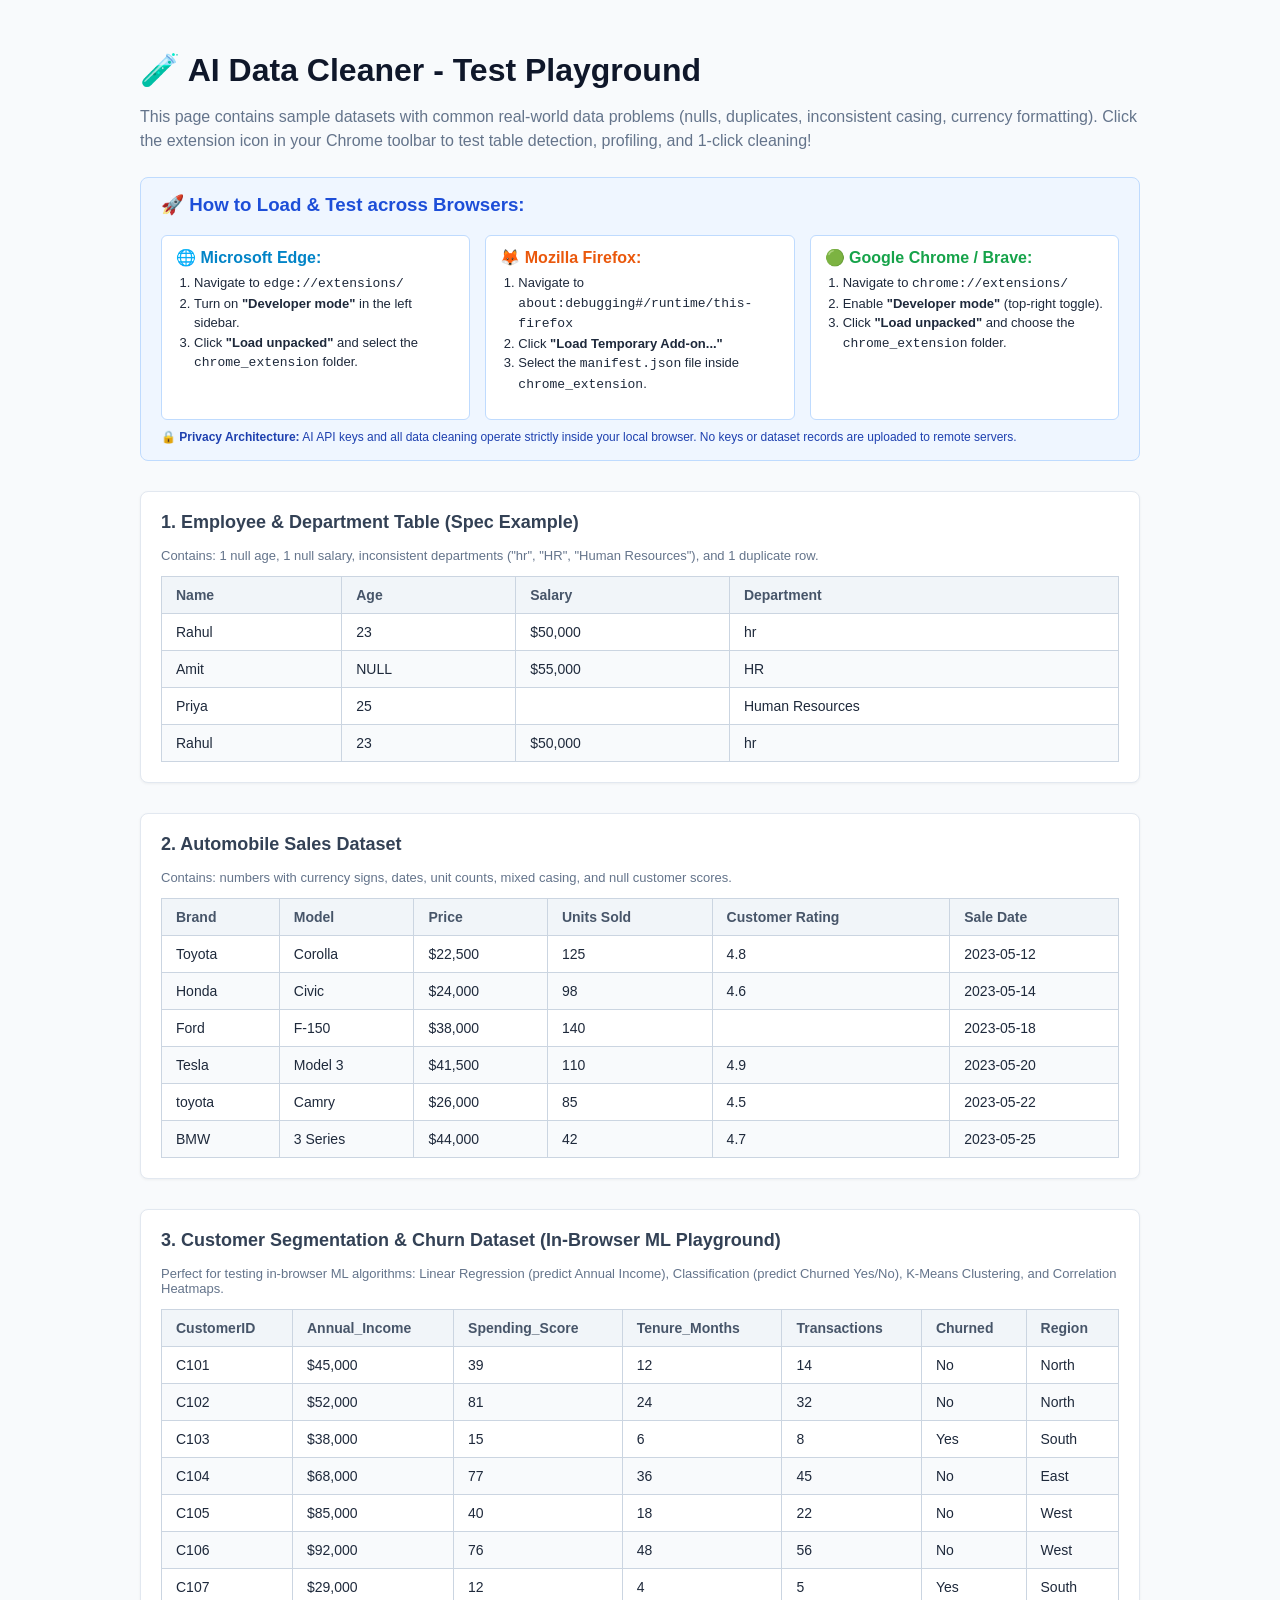
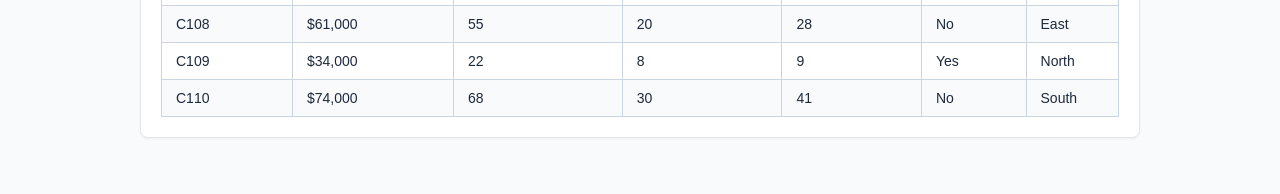
<file: chrome_extension/test_webpage.html>
<!DOCTYPE html>
<html lang="en">
<head>
  <meta charset="UTF-8">
  <title>Test Webpage - AI Data Cleaner Extension Demo</title>
  <style>
    body {
      font-family: -apple-system, BlinkMacSystemFont, "Segoe UI", Roboto, sans-serif;
      background-color: #f8fafc;
      color: #1e293b;
      padding: 30px;
      max-width: 1000px;
      margin: 0 auto;
    }
    h1 { color: #0f172a; margin-bottom: 8px; }
    p.subtitle { color: #64748b; margin-bottom: 24px; line-height: 1.5; }
    .instructions {
      background-color: #eff6ff;
      border: 1px solid #bfdbfe;
      border-radius: 8px;
      padding: 16px 20px;
      margin-bottom: 30px;
    }
    .instructions h3 { margin-top: 0; color: #1d4ed8; }
    .instructions ol { margin-left: 20px; line-height: 1.6; }
    .table-section {
      background: #ffffff;
      border: 1px solid #e2e8f0;
      border-radius: 8px;
      padding: 20px;
      margin-bottom: 30px;
      box-shadow: 0 1px 3px rgba(0,0,0,0.05);
    }
    h2 { margin-top: 0; font-size: 18px; color: #334155; }
    table {
      width: 100%;
      border-collapse: collapse;
      margin-top: 12px;
      font-size: 14px;
    }
    th, td {
      border: 1px solid #cbd5e1;
      padding: 10px 14px;
      text-align: left;
    }
    th {
      background-color: #f1f5f9;
      color: #475569;
      font-weight: 600;
    }
    tr:nth-child(even) { background-color: #f8fafc; }
    .tag-issue {
      background: #fee2e2;
      color: #991b1b;
      font-size: 11px;
      padding: 2px 6px;
      border-radius: 4px;
      font-weight: 600;
    }
  </style>
</head>
<body>

  <h1>🧪 AI Data Cleaner - Test Playground</h1>
  <p class="subtitle">This page contains sample datasets with common real-world data problems (nulls, duplicates, inconsistent casing, currency formatting). Click the extension icon in your Chrome toolbar to test table detection, profiling, and 1-click cleaning!</p>

  <div class="instructions">
    <h3 style="margin-top:0;">🚀 How to Load & Test across Browsers:</h3>
    <div style="display:grid; grid-template-columns: repeat(auto-fit, minmax(280px, 1fr)); gap: 15px; margin-top: 12px;">
      <div style="background:#ffffff; padding:12px 14px; border-radius:6px; border:1px solid #bfdbfe;">
        <strong style="color:#0284c7;">🌐 Microsoft Edge:</strong>
        <ol style="margin-left:18px; margin-top:6px; padding-left:0; font-size:13px; line-height:1.5;">
          <li>Navigate to <code>edge://extensions/</code></li>
          <li>Turn on <strong>"Developer mode"</strong> in the left sidebar.</li>
          <li>Click <strong>"Load unpacked"</strong> and select the <code>chrome_extension</code> folder.</li>
        </ol>
      </div>

      <div style="background:#ffffff; padding:12px 14px; border-radius:6px; border:1px solid #bfdbfe;">
        <strong style="color:#ea580c;">🦊 Mozilla Firefox:</strong>
        <ol style="margin-left:18px; margin-top:6px; padding-left:0; font-size:13px; line-height:1.5;">
          <li>Navigate to <code>about:debugging#/runtime/this-firefox</code></li>
          <li>Click <strong>"Load Temporary Add-on..."</strong></li>
          <li>Select the <code>manifest.json</code> file inside <code>chrome_extension</code>.</li>
        </ol>
      </div>

      <div style="background:#ffffff; padding:12px 14px; border-radius:6px; border:1px solid #bfdbfe;">
        <strong style="color:#16a34a;">🟢 Google Chrome / Brave:</strong>
        <ol style="margin-left:18px; margin-top:6px; padding-left:0; font-size:13px; line-height:1.5;">
          <li>Navigate to <code>chrome://extensions/</code></li>
          <li>Enable <strong>"Developer mode"</strong> (top-right toggle).</li>
          <li>Click <strong>"Load unpacked"</strong> and choose the <code>chrome_extension</code> folder.</li>
        </ol>
      </div>
    </div>
    <p style="margin: 10px 0 0 0; font-size: 12px; color: #1e40af;">
      <strong>🔒 Privacy Architecture:</strong> AI API keys and all data cleaning operate strictly inside your local browser. No keys or dataset records are uploaded to remote servers.
    </p>
  </div>

  <!-- Table 1: Employee Records (Directly from User Prompt Specification) -->
  <div class="table-section">
    <h2>1. Employee & Department Table (Spec Example)</h2>
    <p style="font-size: 13px; color: #64748b;">Contains: 1 null age, 1 null salary, inconsistent departments ("hr", "HR", "Human Resources"), and 1 duplicate row.</p>
    <table id="employeeTable">
      <thead>
        <tr>
          <th>Name</th>
          <th>Age</th>
          <th>Salary</th>
          <th>Department</th>
        </tr>
      </thead>
      <tbody>
        <tr>
          <td>Rahul</td>
          <td>23</td>
          <td>$50,000</td>
          <td>hr</td>
        </tr>
        <tr>
          <td>Amit</td>
          <td>NULL</td>
          <td>$55,000</td>
          <td>HR</td>
        </tr>
        <tr>
          <td>Priya</td>
          <td>25</td>
          <td></td>
          <td>Human Resources</td>
        </tr>
        <tr>
          <td>Rahul</td>
          <td>23</td>
          <td>$50,000</td>
          <td>hr</td>
        </tr>
      </tbody>
    </table>
  </div>

  <!-- Table 2: Car Sales Dataset -->
  <div class="table-section">
    <h2>2. Automobile Sales Dataset</h2>
    <p style="font-size: 13px; color: #64748b;">Contains: numbers with currency signs, dates, unit counts, mixed casing, and null customer scores.</p>
    <table id="carSalesTable">
      <thead>
        <tr>
          <th>Brand</th>
          <th>Model</th>
          <th>Price</th>
          <th>Units Sold</th>
          <th>Customer Rating</th>
          <th>Sale Date</th>
        </tr>
      </thead>
      <tbody>
        <tr>
          <td>Toyota</td>
          <td>Corolla</td>
          <td>$22,500</td>
          <td>125</td>
          <td>4.8</td>
          <td>2023-05-12</td>
        </tr>
        <tr>
          <td>Honda</td>
          <td>Civic</td>
          <td>$24,000</td>
          <td>98</td>
          <td>4.6</td>
          <td>2023-05-14</td>
        </tr>
        <tr>
          <td>Ford</td>
          <td>F-150</td>
          <td>$38,000</td>
          <td>140</td>
          <td></td>
          <td>2023-05-18</td>
        </tr>
        <tr>
          <td>Tesla</td>
          <td>Model 3</td>
          <td>$41,500</td>
          <td>110</td>
          <td>4.9</td>
          <td>2023-05-20</td>
        </tr>
        <tr>
          <td>toyota</td>
          <td>Camry</td>
          <td>$26,000</td>
          <td>85</td>
          <td>4.5</td>
          <td>2023-05-22</td>
        </tr>
        <tr>
          <td>BMW</td>
          <td>3 Series</td>
          <td>$44,000</td>
          <td>42</td>
          <td>4.7</td>
          <td>2023-05-25</td>
        </tr>
      </tbody>
    </table>
  </div>

  <!-- Table 3: Customer ML & Diagnostic Dataset -->
  <div class="table-section">
    <h2>3. Customer Segmentation &amp; Churn Dataset (In-Browser ML Playground)</h2>
    <p style="font-size: 13px; color: #64748b;">Perfect for testing in-browser ML algorithms: Linear Regression (predict Annual Income), Classification (predict Churned Yes/No), K-Means Clustering, and Correlation Heatmaps.</p>
    <table id="customerMLTable">
      <thead>
        <tr>
          <th>CustomerID</th>
          <th>Annual_Income</th>
          <th>Spending_Score</th>
          <th>Tenure_Months</th>
          <th>Transactions</th>
          <th>Churned</th>
          <th>Region</th>
        </tr>
      </thead>
      <tbody>
        <tr>
          <td>C101</td>
          <td>$45,000</td>
          <td>39</td>
          <td>12</td>
          <td>14</td>
          <td>No</td>
          <td>North</td>
        </tr>
        <tr>
          <td>C102</td>
          <td>$52,000</td>
          <td>81</td>
          <td>24</td>
          <td>32</td>
          <td>No</td>
          <td>North</td>
        </tr>
        <tr>
          <td>C103</td>
          <td>$38,000</td>
          <td>15</td>
          <td>6</td>
          <td>8</td>
          <td>Yes</td>
          <td>South</td>
        </tr>
        <tr>
          <td>C104</td>
          <td>$68,000</td>
          <td>77</td>
          <td>36</td>
          <td>45</td>
          <td>No</td>
          <td>East</td>
        </tr>
        <tr>
          <td>C105</td>
          <td>$85,000</td>
          <td>40</td>
          <td>18</td>
          <td>22</td>
          <td>No</td>
          <td>West</td>
        </tr>
        <tr>
          <td>C106</td>
          <td>$92,000</td>
          <td>76</td>
          <td>48</td>
          <td>56</td>
          <td>No</td>
          <td>West</td>
        </tr>
        <tr>
          <td>C107</td>
          <td>$29,000</td>
          <td>12</td>
          <td>4</td>
          <td>5</td>
          <td>Yes</td>
          <td>South</td>
        </tr>
        <tr>
          <td>C108</td>
          <td>$61,000</td>
          <td>55</td>
          <td>20</td>
          <td>28</td>
          <td>No</td>
          <td>East</td>
        </tr>
        <tr>
          <td>C109</td>
          <td>$34,000</td>
          <td>22</td>
          <td>8</td>
          <td>9</td>
          <td>Yes</td>
          <td>North</td>
        </tr>
        <tr>
          <td>C110</td>
          <td>$74,000</td>
          <td>68</td>
          <td>30</td>
          <td>41</td>
          <td>No</td>
          <td>South</td>
        </tr>
      </tbody>
    </table>
  </div>

</body>
</html>
</file>
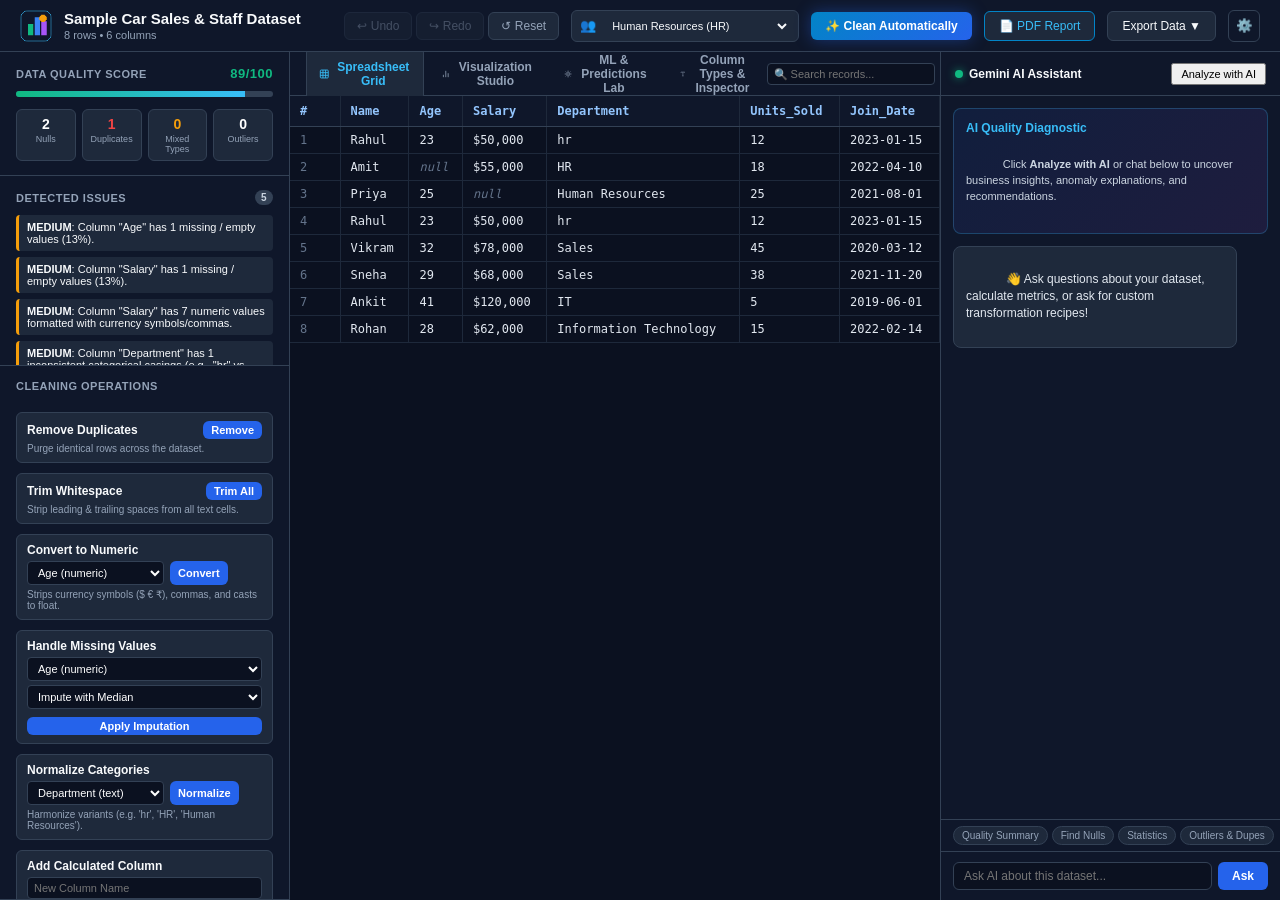
<file: chrome_extension/dashboard/dashboard.html>
<!DOCTYPE html>
<html lang="en">
<head>
  <meta charset="UTF-8">
  <title>AI Data Cleaner Studio - AetherBI</title>
  <link rel="stylesheet" href="dashboard.css">
</head>
<body>
  <!-- Top Navigation & Control Bar -->
  <header class="studio-header">
    <div class="brand-group">
      <img src="../icons/icon48.png" alt="Logo" class="studio-logo">
      <div>
        <h2 id="datasetTitle">Webpage Dataset Studio</h2>
        <span class="dataset-meta" id="datasetMeta">0 rows &bull; 0 columns</span>
      </div>
    </div>

    <div class="action-group">
      <div class="history-group">
        <button id="btnUndo" class="btn-tool" disabled title="Undo (Ctrl+Z)">↩ Undo</button>
        <button id="btnRedo" class="btn-tool" disabled title="Redo (Ctrl+Y)">↪ Redo</button>
        <button id="btnReset" class="btn-tool" title="Reset dataset to original extracted state">↺ Reset</button>
      </div>

        <div class="domain-picker-wrap" style="display: flex; align-items: center; gap: 6px; background: var(--bg-secondary); padding: 4px 8px; border-radius: 6px; border: 1px solid var(--border-color);">
          <span id="studioDomainIcon">📊</span>
          <select id="selStudioDomain" class="form-select form-select-xs" style="background: transparent; border: none; color: var(--text-main);">
            <option value="auto">⚡ Auto-Detect Industry</option>
            <option value="general">General Dataset</option>
            <option value="sales">Sales & E-Commerce</option>
            <option value="finance">Finance & Banking</option>
            <option value="healthcare">Healthcare & Medicine</option>
            <option value="hr">Human Resources (HR)</option>
            <option value="education">Education & Academics</option>
            <option value="marketing">Marketing & Campaigns</option>
            <option value="inventory">Supply Chain & Inventory</option>
            <option value="automotive">Automotive & Fleet</option>
            <option value="real_estate">Real Estate & Property</option>
            <option value="customer_analytics">Customer Analytics & Retention</option>
          </select>
        </div>

        <button id="btnAutoClean" class="btn-primary btn-sparkle">
          ✨ Clean Automatically
        </button>

        <button id="btnStudioReport" class="btn-secondary" style="border-color: #0284c7; color: #38bdf8;">
          📄 PDF Report
        </button>

        <div class="export-dropdown-wrapper">
          <button id="btnExportMenu" class="btn-secondary">Export Data ▼</button>
          <div id="exportMenuDropdown" class="dropdown-menu hidden">
            <button id="btnExportCSV" class="dropdown-item">📊 Download CSV</button>
            <button id="btnExportExcel" class="dropdown-item">📗 Download Excel (.xls)</button>
            <button id="btnExportJSON" class="dropdown-item">📦 Download JSON</button>
            <button id="btnCopyTSV" class="dropdown-item">📋 Copy to Clipboard (TSV)</button>
          </div>
        </div>

        <button id="btnSettings" class="btn-icon" title="Settings">⚙️</button>
    </div>
  </header>

  <!-- Main Multi-Pane Layout -->
  <div class="studio-body">
    <!-- LEFT PANEL: Data Quality & Cleaning Toolbox -->
    <aside class="sidebar-panel">
      <!-- Quality Score Card -->
      <div class="panel-section">
        <div class="section-title">
          <span>DATA QUALITY SCORE</span>
          <span id="scoreBadge" class="score-pill">--</span>
        </div>
        <div class="score-progress-bar">
          <div id="scoreBarFill" class="score-bar-fill" style="width: 0%;"></div>
        </div>

        <div class="quality-kpi-row">
          <div class="kpi-mini">
            <span class="kpi-val" id="kpiNulls">0</span>
            <span class="kpi-lbl">Nulls</span>
          </div>
          <div class="kpi-mini">
            <span class="kpi-val text-danger" id="kpiDupes">0</span>
            <span class="kpi-lbl">Duplicates</span>
          </div>
          <div class="kpi-mini">
            <span class="kpi-val text-warn" id="kpiMixed">0</span>
            <span class="kpi-lbl">Mixed Types</span>
          </div>
          <div class="kpi-mini">
            <span class="kpi-val" id="kpiOutliers">0</span>
            <span class="kpi-lbl">Outliers</span>
          </div>
        </div>
      </div>

      <!-- Detected Issues List -->
      <div class="panel-section scroll-section">
        <div class="section-title">
          <span>DETECTED ISSUES</span>
          <span id="issueCountBadge" class="count-badge">0</span>
        </div>
        <div id="issueList" class="issue-list">
          <div class="empty-state">No issues detected.</div>
        </div>
      </div>

      <!-- Cleaning Operations Toolbox -->
      <div class="panel-section scroll-section toolbox-section">
        <div class="section-title">CLEANING OPERATIONS</div>

        <!-- Op 1: Deduplicate -->
        <div class="op-card">
          <div class="op-header">
            <strong>Remove Duplicates</strong>
            <button id="btnOpDupe" class="btn-xs btn-primary">Remove</button>
          </div>
          <small>Purge identical rows across the dataset.</small>
        </div>

        <!-- Op 2: Trim Whitespace -->
        <div class="op-card">
          <div class="op-header">
            <strong>Trim Whitespace</strong>
            <button id="btnOpTrim" class="btn-xs btn-primary">Trim All</button>
          </div>
          <small>Strip leading & trailing spaces from all text cells.</small>
        </div>

        <!-- Op 3: Convert to Numeric -->
        <div class="op-card">
          <div class="op-header"><strong>Convert to Numeric</strong></div>
          <div class="op-row">
            <select id="selCleanNumCol" class="form-select form-select-xs"></select>
            <button id="btnOpNum" class="btn-xs btn-primary">Convert</button>
          </div>
          <small>Strips currency symbols ($ € ₹), commas, and casts to float.</small>
        </div>

        <!-- Op 4: Handle Missing Values -->
        <div class="op-card">
          <div class="op-header"><strong>Handle Missing Values</strong></div>
          <div class="op-col">
            <select id="selCleanNullCol" class="form-select form-select-xs"></select>
            <select id="selCleanNullMethod" class="form-select form-select-xs">
              <option value="median">Impute with Median</option>
              <option value="mean">Impute with Mean</option>
              <option value="mode">Impute with Mode (Most Frequent)</option>
              <option value="zero">Fill with Zero (0)</option>
              <option value="unknown">Fill with 'Unknown'</option>
              <option value="ffill">Forward Fill</option>
              <option value="drop_row">Drop Missing Rows</option>
            </select>
            <button id="btnOpNull" class="btn-xs btn-primary" style="margin-top: 4px;">Apply Imputation</button>
          </div>
        </div>

        <!-- Op 5: Normalize Categories -->
        <div class="op-card">
          <div class="op-header"><strong>Normalize Categories</strong></div>
          <div class="op-row">
            <select id="selCleanCatCol" class="form-select form-select-xs"></select>
            <button id="btnOpCat" class="btn-xs btn-primary">Normalize</button>
          </div>
          <small>Harmonize variants (e.g. 'hr', 'HR', 'Human Resources').</small>
        </div>

        <!-- Op 6: Column Management -->
        <div class="op-card">
          <div class="op-header"><strong>Add Calculated Column</strong></div>
          <div class="op-col">
            <input type="text" id="calcColName" placeholder="New Column Name" class="form-input form-input-xs">
            <input type="text" id="calcColExpr" placeholder="Formula: Salary * 1.1" class="form-input form-input-xs">
            <button id="btnOpCalc" class="btn-xs btn-primary" style="margin-top: 4px;">Add Column</button>
          </div>
        </div>
      </div>
    </aside>

    <!-- CENTER PANEL: Interactive Spreadsheet Studio & Visualizer -->
    <main class="center-panel">
      <!-- Studio Tabs Header -->
      <!-- Studio Tabs Header -->
      <div class="center-toolbar">
        <div class="view-toggles">
          <button id="tabViewGrid" class="view-tab active">
            <svg width="14" height="14" viewBox="0 0 24 24" fill="none" stroke="currentColor" stroke-width="2"><rect x="3" y="3" width="18" height="18" rx="2" ry="2"></rect><line x1="3" y1="9" x2="21" y2="9"></line><line x1="3" y1="15" x2="21" y2="15"></line><line x1="9" y1="3" x2="9" y2="21"></line><line x1="15" y1="3" x2="15" y2="21"></line></svg>
            <span>Spreadsheet Grid</span>
          </button>
          <button id="tabViewCharts" class="view-tab">
            <svg width="14" height="14" viewBox="0 0 24 24" fill="none" stroke="currentColor" stroke-width="2"><line x1="18" y1="20" x2="18" y2="10"></line><line x1="12" y1="20" x2="12" y2="4"></line><line x1="6" y1="20" x2="6" y2="14"></line></svg>
            <span>Visualization Studio</span>
          </button>
          <button id="tabViewML" class="view-tab">
            <svg width="14" height="14" viewBox="0 0 24 24" fill="none" stroke="currentColor" stroke-width="2"><path d="M12 2v4M12 18v4M4.93 4.93l2.83 2.83M16.24 16.24l2.83 2.83M2 12h4M18 12h4M4.93 19.07l2.83-2.83M16.24 7.76l2.83-2.83"></path><circle cx="12" cy="12" r="4"></circle></svg>
            <span>ML &amp; Predictions Lab</span>
          </button>
          <button id="tabViewTypes" class="view-tab">
            <svg width="14" height="14" viewBox="0 0 24 24" fill="none" stroke="currentColor" stroke-width="2"><path d="M4 7V4h16v3M9 20h6M12 4v16"/></svg>
            <span>Column Types &amp; Inspector</span>
          </button>
        </div>

        <div class="toolbar-center">
          <input type="text" id="studioSearch" placeholder="🔍 Search records..." class="form-input form-input-xs search-bar">
          <label class="diff-toggle">
            <input type="checkbox" id="chkStudioDiff">
            <span>Highlight Cleaned Changes</span>
          </label>
        </div>

        <div class="toolbar-right">
          <span id="pageInfo" class="page-info">Showing 1-50 of 0</span>
          <button id="btnStudioPrev" class="btn-tool btn-xs">&lt;</button>
          <button id="btnStudioNext" class="btn-tool btn-xs">&gt;</button>
        </div>
      </div>

      <!-- VIEW 1: Interactive Data Table -->
      <div id="viewGridContainer" class="view-content active">
        <div class="table-container">
          <table id="studioTable" class="studio-grid">
            <thead></thead>
            <tbody></tbody>
          </table>
        </div>
      </div>

      <!-- VIEW 2: Chart Studio -->
      <div id="viewChartsContainer" class="view-content">
        <div class="chart-studio-bar">
          <div class="chart-picker">
            <label>Archetype:</label>
            <select id="studioChartType" class="form-select form-select-xs">
              <option value="bar">Bar Chart</option>
              <option value="horizontal_bar">Horizontal Bar Chart</option>
              <option value="line">Line Chart</option>
              <option value="area">Area Chart</option>
              <option value="pie">Donut / Pie</option>
              <option value="radar">Radar Chart</option>
              <option value="bubble">Bubble Chart</option>
              <option value="scatter">Scatter Plot</option>
              <option value="trend_scatter">Scatter + ML Trendline</option>
              <option value="forecast">Time-Series ML Forecast</option>
              <option value="histogram">Histogram</option>
              <option value="box">Box Plot</option>
              <option value="correlation_heatmap">Correlation Heatmap</option>
            </select>
          </div>
          <div class="chart-picker">
            <label>X Axis:</label>
            <select id="studioChartX" class="form-select form-select-xs"></select>
          </div>
          <div class="chart-picker">
            <label>Y Axis:</label>
            <select id="studioChartY" class="form-select form-select-xs"></select>
          </div>
        </div>

        <div class="chart-suggestion-row">
          <span style="font-size: 11px; color: var(--text-muted);">Quick Presets:</span>
          <div id="studioChartSuggestions" class="suggestion-chips"></div>
        </div>

        <div id="studioChartCanvasContainer" class="chart-canvas-container">
          <div class="empty-state">Select axes above to render visualization.</div>
        </div>
      </div>

      <!-- VIEW 3: In-Browser Machine Learning & Prediction Lab -->
      <div id="viewMLContainer" class="view-content" style="padding: 20px; overflow-y: auto;">
        <div style="max-width: 1000px; margin: 0 auto; display: flex; flex-direction: column; gap: 16px;">
          <!-- Header Card -->
          <div style="background: var(--bg-secondary); border: 1px solid var(--border-color); border-radius: 8px; padding: 16px; border-left: 4px solid var(--accent-green);">
            <div style="display: flex; justify-content: space-between; align-items: center; margin-bottom: 12px;">
              <div>
                <h3 style="font-size: 16px; color: var(--text-main);">Client-Side Machine Learning Studio</h3>
                <p style="font-size: 12px; color: var(--text-muted);">100% In-Browser algorithms. Zero cloud servers. Instant predictions &amp; segmentations.</p>
              </div>
              <button id="btnStudioTrainML" class="btn-primary" style="background: var(--accent-green); display: flex; align-items: center; gap: 6px;">
                <span>🚀 Train Model</span>
              </button>
            </div>

            <!-- Configuration Row -->
            <div style="display: grid; grid-template-columns: 1fr 1fr 1fr; gap: 12px;">
              <div>
                <label style="font-size: 11px; font-weight: 600; color: var(--text-muted); display: block; margin-bottom: 4px;">Algorithm / Task:</label>
                <select id="studioMLTask" class="form-select form-select-xs" style="width: 100%;">
                  <option value="regression">Multi-Variable Linear Regression (Continuous Target)</option>
                  <option value="classification">Classification (Class / Label Prediction)</option>
                  <option value="forecasting">Time-Series Extrapolation (Trend &amp; Confidence Bands)</option>
                  <option value="clustering">K-Means Clustering (Unsupervised Segmentation)</option>
                </select>
              </div>

              <div id="studioMLTargetWrap">
                <label id="studioMLTargetLabel" style="font-size: 11px; font-weight: 600; color: var(--text-muted); display: block; margin-bottom: 4px;">Target (Y) Column:</label>
                <select id="studioMLTargetCol" class="form-select form-select-xs" style="width: 100%;"></select>
              </div>

              <div id="studioMLExtraWrap" style="display: none;">
                <label id="studioMLExtraLabel" style="font-size: 11px; font-weight: 600; color: var(--text-muted); display: block; margin-bottom: 4px;">Parameters:</label>
                <input type="number" id="studioMLExtraVal" class="form-input form-input-xs" value="3" min="2" max="20" style="width: 100%;">
              </div>
            </div>

            <!-- Features Checkboxes -->
            <div id="studioMLFeaturesWrap" style="margin-top: 12px;">
              <label style="font-size: 11px; font-weight: 600; color: var(--text-muted); display: block; margin-bottom: 6px;">Feature Predictors (X Columns):</label>
              <div id="studioMLFeatureList" style="display: flex; flex-wrap: wrap; gap: 10px; padding: 8px; background: var(--bg-darkest); border: 1px solid var(--border-color); border-radius: 6px;"></div>
            </div>
          </div>

          <!-- Diagnostics & Metrics Card -->
          <div id="studioMLMetricsCard" style="display: none; background: var(--bg-secondary); border: 1px solid var(--border-color); border-radius: 8px; padding: 16px;">
            <div style="display: flex; justify-content: space-between; align-items: center; margin-bottom: 12px;">
              <h4 style="font-size: 14px; color: var(--text-main);">Model Diagnostics &amp; Performance Evaluation</h4>
              <span id="studioMLBadge" class="score-pill" style="font-size: 11px;">Trained</span>
            </div>
            <div id="studioMLMetricsGrid" style="display: grid; grid-template-columns: repeat(auto-fit, minmax(140px, 1fr)); gap: 12px; margin-bottom: 12px;"></div>
            <div id="studioMLExtraVisual"></div>
          </div>

          <!-- Interactive What-If Simulator Card -->
          <div id="studioMLSimulatorCard" style="display: none; background: var(--bg-secondary); border: 1px solid #0284c7; border-radius: 8px; padding: 16px;">
            <div style="display: flex; justify-content: space-between; align-items: center; margin-bottom: 12px;">
              <div>
                <h4 style="font-size: 14px; color: var(--text-main);">Interactive "What-If" Prediction Simulator</h4>
                <p style="font-size: 11px; color: var(--text-muted);">Tweak inputs in real-time to compute simulated model responses.</p>
              </div>
              <button id="btnStudioSimulate" class="btn-primary" style="background: #0284c7;">⚡ Run Simulation</button>
            </div>
            <div id="studioMLSimulatorInputs" style="display: grid; grid-template-columns: repeat(auto-fit, minmax(180px, 1fr)); gap: 10px;"></div>
            <div id="studioMLSimulationResult" style="display: none; margin-top: 14px; padding: 12px 16px; background: rgba(16,185,129,0.15); border: 1px solid var(--accent-green); border-radius: 8px;"></div>
          </div>

          <!-- Append Column Card -->
          <div id="studioMLAppendCard" style="display: none; background: var(--bg-secondary); border: 1px solid var(--accent-purple); border-radius: 8px; padding: 16px; display: flex; justify-content: space-between; align-items: center;">
            <div>
              <strong style="color: #fff; font-size: 13px;">Save Predictions to Dataset</strong>
              <p style="color: var(--text-muted); font-size: 11px; margin-top: 2px;">Generates predictions for all rows and appends as a permanent column in the spreadsheet.</p>
            </div>
            <button id="btnStudioAppendPredictions" class="btn-primary" style="background: var(--accent-purple);">+ Add Column to Grid</button>
          </div>
        </div>
      </div>

      <!-- VIEW 4: Column Types & Quality Inspector -->
      <div id="viewTypesContainer" class="view-content" style="padding: 20px; overflow-y: auto;">
        <div style="max-width: 1000px; margin: 0 auto; display: flex; flex-direction: column; gap: 14px;">
          <div style="background: var(--bg-secondary); border: 1px solid var(--border-color); border-radius: 8px; padding: 16px;">
            <h3 style="font-size: 16px; color: var(--text-main); margin-bottom: 4px;">🏷️ Column Type Telling &amp; Quality Inspector</h3>
            <p style="font-size: 12px; color: var(--text-muted);">Deep regular expression and heuristic engine inspects each column, computes type confidence, and provides 1-click clean casting.</p>
          </div>

          <div style="background: var(--bg-secondary); border: 1px solid var(--border-color); border-radius: 8px; overflow: hidden;">
            <table class="studio-grid" style="width: 100%;">
              <thead>
                <tr>
                  <th style="width: 160px;">Column Name</th>
                  <th style="width: 120px;">Detected Type</th>
                  <th style="width: 130px;">Confidence Score</th>
                  <th>Sample Values</th>
                  <th style="width: 170px;">Target Type</th>
                  <th style="width: 90px; text-align: center;">Action</th>
                </tr>
              </thead>
              <tbody id="studioTypeTellingTableBody"></tbody>
            </table>
          </div>
        </div>
      </div>
    </main>

    <!-- RIGHT PANEL: AI Assistant & Reasoning Engine -->
    <aside class="ai-panel">
      <div class="ai-panel-header">
        <div class="ai-badge">
          <span class="ai-dot"></span>
          <strong>Gemini AI Assistant</strong>
        </div>
        <button id="btnRunAiDiagnostic" class="btn-xs btn-outline">Analyze with AI</button>
      </div>

      <div class="ai-panel-body">
        <div id="aiDiagnosticBox" class="ai-diagnostic-card">
          <h4>AI Quality Diagnostic</h4>
          <div id="aiDiagnosticContent" class="diagnostic-text">
            Click <strong>Analyze with AI</strong> or chat below to uncover business insights, anomaly explanations, and recommendations.
          </div>
        </div>

        <!-- Chat History -->
        <div id="studioChatMessages" class="studio-chat-messages">
          <div class="studio-chat-bubble ai">
            👋 Ask questions about your dataset, calculate metrics, or ask for custom transformation recipes!
          </div>
        </div>
      </div>

      <!-- Quick Prompt Chips -->
      <div class="studio-prompt-chips">
        <button class="chip" data-prompt="Summarize dataset quality problems">Quality Summary</button>
        <button class="chip" data-prompt="Which columns have null values?">Find Nulls</button>
        <button class="chip" data-prompt="What are the key statistics for numeric columns?">Statistics</button>
        <button class="chip" data-prompt="Are there any duplicate rows or outliers?">Outliers & Dupes</button>
      </div>

      <!-- Chat Input Bar -->
      <div class="ai-input-bar">
        <input type="text" id="studioChatInput" placeholder="Ask AI about this dataset...">
        <button id="btnStudioSendChat" class="btn-primary btn-sm">Ask</button>
      </div>
    </aside>
  </div>

  <!-- Settings Modal -->
  <div id="studioSettingsModal" class="modal-backdrop hidden">
    <div class="modal-dialog">
      <div class="modal-header">
        <h3>Studio Settings</h3>
        <button id="btnCloseStudioSettings" class="btn-icon">&times;</button>
      </div>
      <div class="modal-body">
        <div class="form-group">
          <label>Gemini API Key</label>
          <div style="display: flex; gap: 8px; align-items: center;">
            <input type="password" id="studioApiKey" class="form-input" style="flex: 1;" placeholder="AIzaSy...">
            <button type="button" id="btnToggleStudioApiKey" class="btn-tool" style="padding: 8px 12px; font-size: 12px;" title="Show/Hide Key">👁️</button>
            <button type="button" id="btnClearStudioApiKey" class="btn-tool" style="padding: 8px 12px; font-size: 12px; color: #ef4444;" title="Purge key from browser storage">Clear</button>
          </div>
          <div style="margin-top: 6px; font-size: 11px; color: #10b981; display: flex; align-items: center; gap: 4px;">
            <span>🛡️</span>
            <strong>Saved on browser only:</strong> Stored locally in <code>storage.local</code>. Never synced to cloud accounts or sent to any server.
          </div>
        </div>

        <div class="form-group">
          <label>Gemini Model</label>
          <select id="studioModelSelect" class="form-select">
            <option value="gemini-1.5-flash">Gemini 1.5 Flash (Recommended - Fast & Free tier)</option>
            <option value="gemini-2.0-flash">Gemini 2.0 Flash</option>
            <option value="gemini-1.5-pro">Gemini 1.5 Pro</option>
          </select>
        </div>

        <div class="form-group">
          <label class="toggle-label">
            <input type="checkbox" id="studioAiToggle" checked>
            <span>Enable Generative AI Assistant</span>
          </label>
        </div>

        <div class="privacy-notice">
          <strong>🔒 Browser-Native Privacy:</strong><br>
          All data extraction, transformation, filtering, and charts are processed 100% locally in your browser. When AI features are called, requests are made directly from your browser to Google Gemini.
        </div>
      </div>
      <div class="modal-footer">
        <button id="btnSaveStudioSettings" class="btn-primary">Save Changes</button>
      </div>
    </div>
  </div>

  <!-- Toast -->
  <div id="studioToast" class="toast"></div>

  <!-- Core Scripts -->
  <script src="../utils/compat.js"></script>
  <script src="../ai/domain.js"></script>
  <script src="../cleaning/validators.js"></script>
  <script src="../cleaning/profiler.js"></script>
  <script src="../cleaning/cleaner.js"></script>
  <script src="../ml/engine.js"></script>
  <script src="../visualization/charts.js"></script>
  <script src="../ai/gemini.js"></script>
  <script src="../ai/copilot.js"></script>
  <script src="../utils/export.js"></script>
  <script src="../utils/report.js"></script>
  <script src="dashboard.js"></script>
</body>
</html>
</file>
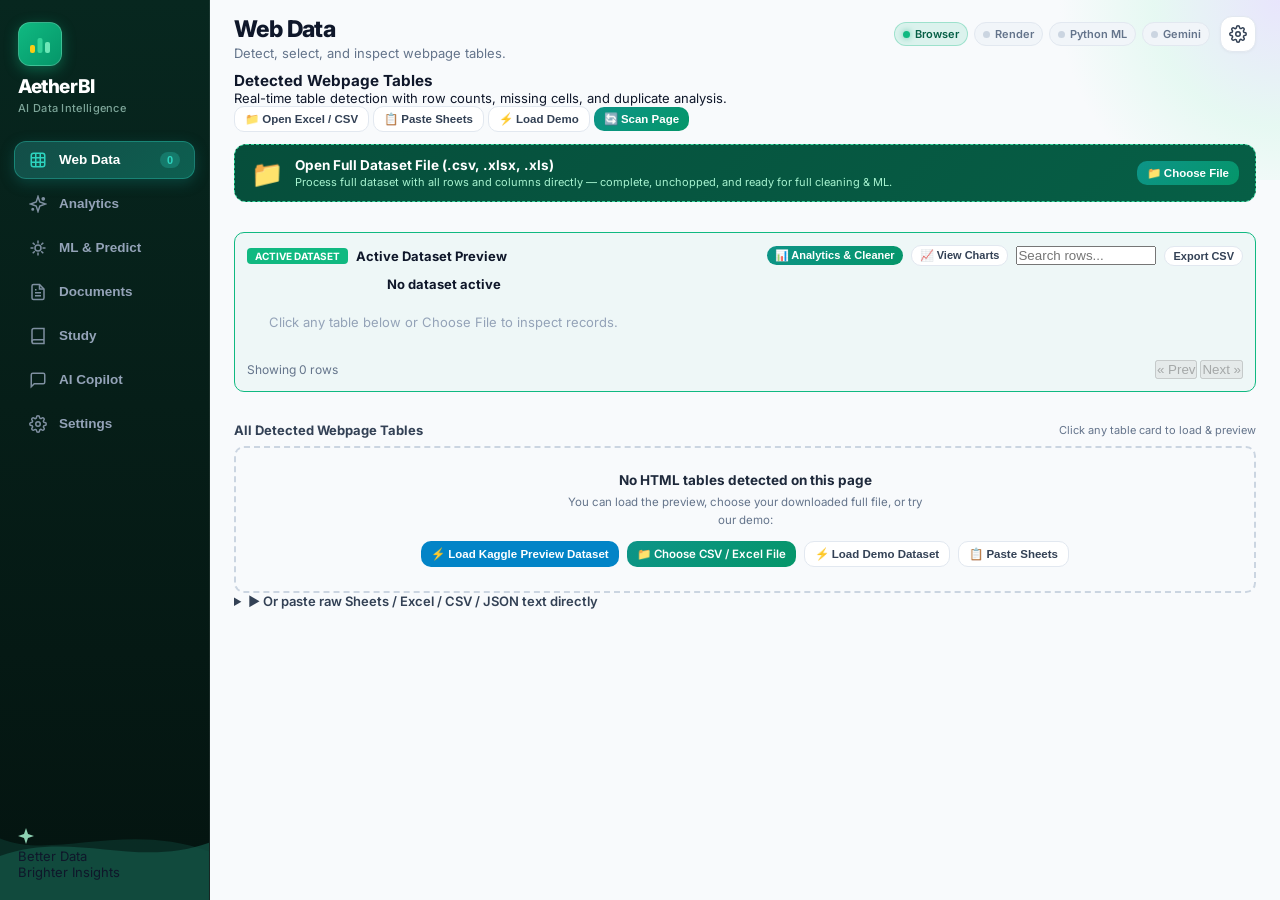
<file: chrome_extension/popup/popup.html>
<!DOCTYPE html>
<html lang="en">
<head>
  <meta charset="UTF-8">
  <meta name="viewport" content="width=device-width, initial-scale=1.0">
  <title>AetherBI - AI Data Intelligence</title>
  <!-- Google Fonts: Inter & Caveat -->
  <link rel="preconnect" href="https://fonts.googleapis.com">
  <link rel="preconnect" href="https://fonts.gstatic.com" crossorigin>
  <link href="https://fonts.googleapis.com/css2?family=Caveat:wght@600;700&family=Inter:wght@400;500;600;700;800&display=swap" rel="stylesheet">
  <link rel="stylesheet" href="popup.css">
</head>
<body>
  <!-- Draggable / Resizable Divider -->
  <div id="panelResizeDivider" class="panel-resizer-handle" title="Drag to adjust panel width"></div>

  <!-- LEFT SIDEBAR -->
  <aside class="app-sidebar">
    <!-- Brand / Logo Area -->
    <div class="sidebar-header">
      <div class="brand-logo-container">
        <div class="brand-icon-box">
          <svg width="24" height="24" viewBox="0 0 24 24" fill="none">
            <rect x="2" y="13" width="5" height="8" rx="2" fill="#facc15" />
            <rect x="9.5" y="6" width="5" height="15" rx="2" fill="#34d399" />
            <rect x="17" y="10" width="5" height="11" rx="2" fill="#6ee7b7" />
          </svg>
        </div>
      </div>
      <div class="brand-text">
        <h2 class="brand-title">AetherBI</h2>
        <span class="brand-subtitle">AI Data Intelligence</span>
      </div>
    </div>

    <!-- Navigation Tabs (Vertical List) -->
    <nav class="sidebar-nav">
      <!-- 1. Web Data -->
      <button class="nav-tab active" data-tab="tabWebData" id="navWebData">
        <svg class="tab-icon" width="18" height="18" viewBox="0 0 24 24" fill="none" stroke="currentColor" stroke-width="2">
          <rect x="3" y="3" width="18" height="18" rx="3"></rect>
          <path d="M3 9h18"></path>
          <path d="M3 15h18"></path>
          <path d="M9 3v18"></path>
          <path d="M15 3v18"></path>
        </svg>
        <span>Web Data</span>
        <span id="tableCountBadge" class="nav-badge">0</span>
      </button>

      <!-- 2. Analytics -->
      <button class="nav-tab" data-tab="tabAnalytics" id="navAnalytics">
        <svg class="tab-icon" width="18" height="18" viewBox="0 0 24 24" fill="none" stroke="currentColor" stroke-width="2">
          <path d="M12 2l2.4 7.2L22 12l-7.6 2.8L12 22l-2.4-7.2L2 12l7.6-2.8z"></path>
          <circle cx="19" cy="5" r="1.5" fill="currentColor"></circle>
          <circle cx="5" cy="19" r="1" fill="currentColor"></circle>
        </svg>
        <span>Analytics</span>
      </button>

      <!-- 3. ML / Prediction -->
      <button class="nav-tab" data-tab="tabML" id="navML">
        <svg class="tab-icon" width="18" height="18" viewBox="0 0 24 24" fill="none" stroke="currentColor" stroke-width="2">
          <path d="M12 2v4M12 18v4M4.93 4.93l2.83 2.83M16.24 16.24l2.83 2.83M2 12h4M18 12h4M4.93 19.07l2.83-2.83M16.24 7.76l2.83-2.83"></path>
          <circle cx="12" cy="12" r="4"></circle>
        </svg>
        <span>ML &amp; Predict</span>
      </button>

      <!-- 4. Documents -->
      <button class="nav-tab" data-tab="tabDocuments" id="navDocuments">
        <svg class="tab-icon" width="18" height="18" viewBox="0 0 24 24" fill="none" stroke="currentColor" stroke-width="2">
          <path d="M14 2H6a2 2 0 0 0-2 2v16a2 2 0 0 0 2 2h12a2 2 0 0 0 2-2V8z"></path>
          <polyline points="14 2 14 8 20 8"></polyline>
          <line x1="16" y1="13" x2="8" y2="13"></line>
          <line x1="16" y1="17" x2="8" y2="17"></line>
          <line x1="10" y1="9" x2="8" y2="9"></line>
        </svg>
        <span>Documents</span>
      </button>

      <!-- 5. Study -->
      <button class="nav-tab" data-tab="tabStudy" id="navStudy">
        <svg class="tab-icon" width="18" height="18" viewBox="0 0 24 24" fill="none" stroke="currentColor" stroke-width="2">
          <path d="M4 19.5A2.5 2.5 0 0 1 6.5 17H20"></path>
          <path d="M6.5 2H20v20H6.5A2.5 2.5 0 0 1 4 19.5v-15A2.5 2.5 0 0 1 6.5 2z"></path>
        </svg>
        <span>Study</span>
      </button>

      <!-- 6. AI Copilot -->
      <button class="nav-tab" data-tab="tabCopilot" id="navCopilot">
        <svg class="tab-icon" width="18" height="18" viewBox="0 0 24 24" fill="none" stroke="currentColor" stroke-width="2">
          <path d="M21 15a2 2 0 0 1-2 2H7l-4 4V5a2 2 0 0 1 2-2h14a2 2 0 0 1 2 2z"></path>
        </svg>
        <span>AI Copilot</span>
      </button>

      <!-- 7. Settings -->
      <button class="nav-tab" data-tab="tabSettings" id="navSettings">
        <svg class="tab-icon" width="18" height="18" viewBox="0 0 24 24" fill="none" stroke="currentColor" stroke-width="2">
          <circle cx="12" cy="12" r="3"></circle>
          <path d="M19.4 15a1.65 1.65 0 0 0 .33 1.82l.06.06a2 2 0 0 1 0 2.83 2 2 0 0 1-2.83 0l-.06-.06a1.65 1.65 0 0 0-1.82-.33 1.65 1.65 0 0 0-1 1.51V21a2 2 0 0 1-2 2 2 2 0 0 1-2-2v-.09A1.65 1.65 0 0 0 9 19.4a1.65 1.65 0 0 0-1.82.33l-.06.06a2 2 0 0 1-2.83 0 2 2 0 0 1 0-2.83l.06-.06a1.65 1.65 0 0 0 .33-1.82 1.65 1.65 0 0 0-1.51-1H3a2 2 0 0 1-2-2 2 2 0 0 1 2-2h.09A1.65 1.65 0 0 0 4.6 9a1.65 1.65 0 0 0-.33-1.82l-.06-.06a2 2 0 0 1 0-2.83 2 2 0 0 1 2.83 0l.06.06a1.65 1.65 0 0 0 1.82.33H9a1.65 1.65 0 0 0 1-1.51V3a2 2 0 0 1 2-2 2 2 0 0 1 2 2v.09a1.65 1.65 0 0 0 1 1.51 1.65 1.65 0 0 0 1.82-.33l.06-.06a2 2 0 0 1 2.83 0 2 2 0 0 1 0 2.83l-.06.06a1.65 1.65 0 0 0-.33 1.82V9a1.65 1.65 0 0 0 1.51 1H21a2 2 0 0 1 2 2 2 2 0 0 1-2 2h-.09a1.65 1.65 0 0 0-1.51 1z"></path>
        </svg>
        <span>Settings</span>
      </button>
    </nav>

    <!-- Sidebar Bottom Illustration & Tagline -->
    <div class="sidebar-bottom-art">
      <div class="wave-bg">
        <svg viewBox="0 0 200 100" preserveAspectRatio="none" class="sidebar-wave-svg">
          <path d="M 0,30 C 50,55 120,10 200,45 L 200,100 L 0,100 Z" fill="#0d3b31" opacity="0.6"/>
          <path d="M 0,50 C 70,20 130,65 200,35 L 200,100 L 0,100 Z" fill="#135244" opacity="0.8"/>
        </svg>
      </div>
      <div class="sidebar-tagline-wrap">
        <svg class="sparkle-deco" width="16" height="16" viewBox="0 0 24 24" fill="#a7f3d0">
          <path d="M12 0l3 9 9 3-9 3-3 9-3-9-9-3 9-3z"/>
        </svg>
        <span class="cursive-tagline">Better Data<br>Brighter Insights</span>
      </div>
    </div>
  </aside>

  <!-- RIGHT MAIN WORKSPACE -->
  <main class="app-main">
    <!-- Ambient Corner Glow -->
    <div class="ambient-glow"></div>

    <!-- Main Header Bar with Live Capability Detection -->
    <header class="main-header">
      <div class="main-title-group">
        <h1 class="main-title" id="topActiveTitle">Web Data</h1>
        <p class="main-subtitle" id="topActiveSubtitle">Detect, select, and inspect webpage tables.</p>
      </div>

      <!-- Real-time Capability Status Badges -->
      <div class="header-action-group">
        <div class="capabilities-bar" id="capabilitiesBar">
          <span class="cap-pill cap-active" id="capBrowser" title="Browser Engine (Active)">
            <span class="cap-dot"></span>Browser
          </span>
          <span class="cap-pill" id="capRender" title="Render Python Backend">
            <span class="cap-dot"></span>Render
          </span>
          <span class="cap-pill" id="capFlask" title="Local Python ML (127.0.0.1:5000)">
            <span class="cap-dot"></span>Python ML
          </span>
          <span class="cap-pill" id="capGemini" title="Gemini AI (Client-side)">
            <span class="cap-dot"></span>Gemini
          </span>
        </div>

        <!-- Settings Quick Button -->
        <button id="btnQuickSettings" class="btn-settings-icon" title="Settings & API Keys">
          <svg width="18" height="18" viewBox="0 0 24 24" fill="none" stroke="currentColor" stroke-width="2">
            <circle cx="12" cy="12" r="3"></circle>
            <path d="M19.4 15a1.65 1.65 0 0 0 .33 1.82l.06.06a2 2 0 0 1 0 2.83 2 2 0 0 1-2.83 0l-.06-.06a1.65 1.65 0 0 0-1.82-.33 1.65 1.65 0 0 0-1 1.51V21a2 2 0 0 1-2 2 2 2 0 0 1-2-2v-.09A1.65 1.65 0 0 0 9 19.4a1.65 1.65 0 0 0-1.82.33l-.06.06a2 2 0 0 1-2.83 0 2 2 0 0 1 0-2.83l.06-.06a1.65 1.65 0 0 0 .33-1.82 1.65 1.65 0 0 0-1.51-1H3a2 2 0 0 1-2-2 2 2 0 0 1 2-2h.09A1.65 1.65 0 0 0 4.6 9a1.65 1.65 0 0 0-.33-1.82l-.06-.06a2 2 0 0 1 0-2.83 2 2 0 0 1 2.83 0l.06.06a1.65 1.65 0 0 0 1.82.33H9a1.65 1.65 0 0 0 1-1.51V3a2 2 0 0 1 2-2 2 2 0 0 1 2 2v.09a1.65 1.65 0 0 0 1 1.51 1.65 1.65 0 0 0 1.82-.33l.06-.06a2 2 0 0 1 2.83 0 2 2 0 0 1 0 2.83l-.06.06a1.65 1.65 0 0 0-.33 1.82V9a1.65 1.65 0 0 0 1.51 1H21a2 2 0 0 1 2 2 2 2 0 0 1-2 2h-.09a1.65 1.65 0 0 0-1.51 1z"></path>
          </svg>
        </button>
      </div>
    </header>

    <!-- CONTENT BODY (TAB PANES) -->
    <div class="panes-container">

      <!-- ==========================================
           TAB 1: WEB DATA (INITIAL SCREEN)
           ========================================== -->
      <section id="tabWebData" class="tab-pane active">
        <!-- Detection Header & Quick Actions -->
        <div class="table-scan-topbar">
          <div>
            <h3 class="section-title">Detected Webpage Tables</h3>
            <p class="section-subtitle">Real-time table detection with row counts, missing cells, and duplicate analysis.</p>
          </div>
          <div class="table-scan-actions">
            <input type="file" id="inputExcelFile" accept=".xlsx, .xls, .csv" style="position:fixed; top:-9999px; left:-9999px; opacity:0; width:1px; height:1px;">
            <button type="button" id="btnUploadExcel" class="btn-clean-secondary btn-sm" style="display:inline-flex; align-items:center;">📁 Open Excel / CSV</button>
            <button id="btnPasteClipboard" class="btn-clean-secondary btn-sm">📋 Paste Sheets</button>
            <button id="btnLoadDemo" class="btn-clean-secondary btn-sm">⚡ Load Demo</button>
            <button id="btnRescan" class="btn-clean-primary btn-sm">🔄 Scan Page</button>
          </div>
        </div>

        <!-- Dedicated Full Dataset File Upload Dropzone (Solves "pieces and incomplete" issue) -->
        <div class="full-dataset-dropzone" id="fullDatasetDropzone">
          <div class="dropzone-content-row">
            <div class="dropzone-icon-box">📁</div>
            <div class="dropzone-info">
              <div class="dropzone-main-text">Open Full Dataset File (.csv, .xlsx, .xls)</div>
              <div class="dropzone-sub-text">Process full dataset with all rows and columns directly — complete, unchopped, and ready for full cleaning &amp; ML.</div>
            </div>
            <button type="button" id="btnBrowseFileDirect" class="btn-clean-primary btn-sm" style="display:inline-flex; align-items:center;">📁 Choose File</button>
          </div>
        </div>

        <!-- Multi-table Comparison Banner (when >1 table checked) -->
        <div id="multiTableBanner" class="multi-table-banner" style="display:none;">
          <span id="multiTableText">2 tables selected.</span>
          <div class="multi-table-actions">
            <button id="btnCompareTables" class="btn-clean-primary btn-xs">📊 Compare Tables</button>
            <button id="btnJoinTables" class="btn-clean-secondary btn-xs">🔗 Combine / Join</button>
          </div>
        </div>

        <!-- Selected Dataset Preview & Quick Table View (Prominently placed at top) -->
        <div class="dataset-preview-section" id="webDataPreviewWrap" style="margin-top: 14px; margin-bottom: 18px; border: 1.5px solid #10b981; border-radius: 10px; padding: 12px; background: rgba(16, 185, 129, 0.04);">
          <div style="display: flex; justify-content: space-between; align-items: center; margin-bottom: 8px; flex-wrap: wrap; gap: 8px;">
            <div style="display: flex; align-items: center; gap: 8px;">
              <span class="badge" style="background:#10b981; color:#fff; font-size:10px; padding:2px 8px; border-radius:4px; font-weight:700;">ACTIVE DATASET</span>
              <strong id="previewTableName" style="font-size: 13px; color:#0f172a;">Active Dataset Preview</strong>
            </div>
            <div style="display: flex; gap: 8px; align-items: center;">
              <button id="btnOpenInAnalytics" class="btn-clean-primary btn-xs" title="Open dataset in Analytics studio and Cleaning toolset">📊 Analytics &amp; Cleaner</button>
              <button id="btnQuickCharts" class="btn-clean-secondary btn-xs" title="Auto-create charts and visual recommendations">📈 View Charts</button>
              <input type="text" id="previewSearch" class="search-input" placeholder="Search rows..." style="max-width: 140px;">
              <button id="btnExportCSV" class="btn-clean-secondary btn-xs">Export CSV</button>
            </div>
          </div>
          <div class="table-container" style="max-height: 220px; overflow-y: auto;">
            <table class="data-table" id="previewTable">
              <thead id="previewThead"><tr><th>No dataset active</th></tr></thead>
              <tbody id="previewTbody"><tr><td style="text-align:center; padding: 20px; color:#94a3b8;">Click any table below or Choose File to inspect records.</td></tr></tbody>
            </table>
          </div>
          <div class="pagination-bar" style="margin-top: 8px; display: flex; justify-content: space-between; align-items: center;">
            <span id="previewPageInfo" class="page-info">Showing 0 rows</span>
            <div class="page-controls">
              <button id="btnPrevPage" class="btn-page-nav" disabled>&laquo; Prev</button>
              <button id="btnNextPage" class="btn-page-nav" disabled>Next &raquo;</button>
            </div>
          </div>
        </div>

        <div style="display: flex; justify-content: space-between; align-items: center; margin-bottom: 8px; margin-top: 12px;">
          <h4 style="margin: 0; font-size: 13px; color: #334155; font-weight: 700;">All Detected Webpage Tables</h4>
          <span style="font-size: 11px; color: #64748b;">Click any table card to load &amp; preview</span>
        </div>

        <!-- Detected Tables List Grid -->
        <div id="tableListContainer" class="table-cards-grid">
          <!-- Dynamically populated table cards -->
        </div>

        <!-- Raw Paste Direct Input Accordion -->
        <details class="paste-details-box">
          <summary class="paste-summary"><span>▶ Or paste raw Sheets / Excel / CSV / JSON text directly</span></summary>
          <div class="paste-body">
            <textarea id="pasteInput" rows="4" placeholder="Paste tab-separated values, CSV text, or JSON records here..."></textarea>
            <div style="display: flex; justify-content: flex-end; gap: 8px; margin-top: 8px;">
              <button id="btnPasteClipboardBox" class="btn-clean-secondary btn-sm">📋 Read Clipboard</button>
              <button id="btnLoadPasted" class="btn-clean-primary btn-sm">Load Pasted Data</button>
            </div>
          </div>
        </details>
      </section>

      <!-- ==========================================
           TAB 2: ANALYTICS (DYNAMIC DATA INTELLIGENCE)
           ========================================== -->
      <section id="tabAnalytics" class="tab-pane">
        <!-- DYNAMIC SELECTION BAR (Core Principle: Select Anything -> Relevant Operations Appear) -->
        <div class="dynamic-selection-bar">
          <div class="dyn-sel-group">
            <label class="dyn-sel-label">Selected Column(s):</label>
            <select id="dynColumnSelect" class="form-select dyn-select">
              <option value="__ALL__">Entire Dataset</option>
            </select>
          </div>

          <div class="dyn-sel-group">
            <label class="dyn-sel-label">Row Filter:</label>
            <select id="dynRowFilter" class="form-select dyn-select">
              <option value="all">All Rows</option>
              <option value="missing">Rows with Missing Values</option>
              <option value="duplicates">Duplicate Rows</option>
              <option value="outliers">Outlier Rows</option>
            </select>
          </div>

          <div class="dyn-sel-group">
            <label class="dyn-sel-label">Second Column (for Bivariate/Group):</label>
            <select id="dynSecondColumn" class="form-select dyn-select">
              <option value="__NONE__">(None / Single Column)</option>
            </select>
          </div>
        </div>

        <!-- DYNAMIC OPERATIONS BOX (Updates in Real-Time Based on Selection) -->
        <div id="dynamicOperationsBox" class="dynamic-ops-container">
          <div class="dyn-ops-header">
            <span class="dyn-ops-title" id="dynOpsTitle">💡 Relevant Operations for Selected Data</span>
            <span id="dynOpsTypeBadge" class="type-pill type-numeric">Dataset</span>
          </div>
          <div id="dynamicOpsButtons" class="dynamic-ops-grid">
            <!-- Dynamically populated buttons -->
          </div>
          <!-- Dynamic Results Container -->
          <div id="dynamicOpsResult" class="dynamic-ops-result" style="display:none;"></div>
        </div>

        <!-- KPI Quad Grid & Quality Score -->
        <div class="quality-grid-row" style="margin-top: 16px;">
          <!-- Quality Score Card -->
          <div class="score-card-mint">
            <div class="score-circle-wrapper">
              <svg class="score-ring-svg" viewBox="0 0 90 90">
                <circle cx="45" cy="45" r="36" class="ring-bg"></circle>
                <circle cx="45" cy="45" r="36" class="ring-fill" id="scoreCircleFill"></circle>
                <circle cx="45" cy="9" r="4" class="ring-dot"></circle>
              </svg>
              <div class="score-center-display">
                <span id="qualityScoreVal" class="score-val">--</span>
                <span class="score-denom">/ 100</span>
              </div>
            </div>
            <h4 class="score-card-title">Data Quality Score</h4>
            <span id="qualityScoreLabel" class="score-card-status">Calculating...</span>
          </div>

          <!-- KPI Tiles -->
          <div class="kpi-quad-grid">
            <div class="kpi-tile kpi-blue">
              <div class="kpi-icon-pill icon-blue">📄</div>
              <div class="kpi-details">
                <span id="kpiRows" class="kpi-metric-number">0</span>
                <span class="kpi-metric-label">Rows</span>
              </div>
            </div>
            <div class="kpi-tile kpi-purple">
              <div class="kpi-icon-pill icon-purple">📊</div>
              <div class="kpi-details">
                <span id="kpiCols" class="kpi-metric-number">0</span>
                <span class="kpi-metric-label">Columns</span>
              </div>
            </div>
            <div class="kpi-tile kpi-amber">
              <div class="kpi-icon-pill icon-amber">⚠️</div>
              <div class="kpi-details">
                <span id="kpiNulls" class="kpi-metric-number">0</span>
                <span class="kpi-metric-label">Nulls / Missing</span>
              </div>
            </div>
            <div class="kpi-tile kpi-rose">
              <div class="kpi-icon-pill icon-rose">📑</div>
              <div class="kpi-details">
                <span id="kpiDuplicates" class="kpi-metric-number">0</span>
                <span class="kpi-metric-label">Duplicate Rows</span>
              </div>
            </div>
          </div>
        </div>

        <!-- ====== CLEANING TOOLSET (EXACT REPLICA OF IMAGE 2) ====== -->
        <div class="cleaning-toolset-card" style="margin-top: 16px;">
          <!-- Card Header -->
          <div class="cleaning-header-row">
            <div class="cleaning-title-wrap">
              <span class="toolset-icon">🛠</span>
              <h3 class="cleaning-title">Cleaning Toolset</h3>
            </div>
            <div class="toolset-header-actions">
              <button id="btnMaskPII" class="btn-mask-pii" title="Mask PII & Anonymize Sensitive Data">
                👤 Mask PII
              </button>
              <div class="history-controls">
                <button id="btnUndo" class="btn-history" disabled title="Undo last change">↩ Undo</button>
                <button id="btnRedo" class="btn-history" disabled title="Redo">↪ Redo</button>
                <button id="btnReset" class="btn-history" title="Reset dataset to original">↺ Reset</button>
              </div>
            </div>
          </div>

          <!-- Quick Auto Clean Strip -->
          <div class="quick-clean-strip" style="display: flex; gap: 8px; margin: 10px 0;">
            <button id="btnAutoCleanQuick" class="btn-clean-primary btn-xs" style="flex: 1;">⚡ 1-Click Auto Clean</button>
            <button id="btnTrimWhitespaceQuick" class="btn-clean-secondary btn-xs">✂ Trim Whitespace</button>
          </div>

          <!-- Accordion 1: Remove Columns / Rename -->
          <div class="toolset-accordion-item" id="accRemoveRename">
            <div class="toolset-accordion-header active" data-target="accContentRemoveRename">
              <div class="header-left">
                <span class="acc-icon-danger">⛔</span>
                <span class="acc-title">Remove Columns / Rename</span>
              </div>
              <span class="acc-caret">▲</span>
            </div>
            <div class="toolset-accordion-content active" id="accContentRemoveRename">
              <div class="form-group-custom">
                <label for="cleanOpColumn">Select Column</label>
                <select id="cleanOpColumn" class="custom-select"></select>
              </div>
              <div style="margin: 8px 0;">
                <button id="btnDropColumn" class="btn-danger-outline">Drop Column</button>
              </div>
              <hr class="custom-divider">
              <div class="form-group-custom">
                <label for="cleanOpRenameVal">Rename Selected Column to:</label>
                <input type="text" id="cleanOpRenameVal" class="custom-input" placeholder="New column name" autocomplete="off">
              </div>
              <button id="btnApplyRename" class="btn-accent-glow">Apply Rename</button>
            </div>
          </div>

          <!-- Accordion 2: Handle Missing Values -->
          <div class="toolset-accordion-item" id="accHandleMissing">
            <div class="toolset-accordion-header" data-target="accContentHandleMissing">
              <div class="header-left">
                <span class="acc-icon-amber">💧</span>
                <span class="acc-title">Handle Missing Values</span>
              </div>
              <span class="acc-caret">▼</span>
            </div>
            <div class="toolset-accordion-content" id="accContentHandleMissing">
              <div class="form-group-custom">
                <label for="cleanNullColumn">Select Column</label>
                <select id="cleanNullColumn" class="custom-select"></select>
              </div>
              <div class="form-group-custom">
                <label for="cleanNullMethod">Fill Method</label>
                <select id="cleanNullMethod" class="custom-select">
                  <option value="median" selected>Fill with Median (Numeric only)</option>
                  <option value="mean">Fill with Mean (Numeric only)</option>
                  <option value="mode">Fill with Mode</option>
                  <option value="constant">Fill with Constant Value</option>
                  <option value="drop">Drop Rows with Null in Column</option>
                  <option value="ffill">Forward Fill (ffill)</option>
                  <option value="bfill">Backward Fill (bfill)</option>
                </select>
              </div>
              <div class="form-group-custom" id="groupCleanNullConstant" style="display: none;">
                <label for="cleanNullConstant">Constant Value</label>
                <input type="text" id="cleanNullConstant" class="custom-input" placeholder="Enter custom value" autocomplete="off">
              </div>
              <button id="btnQueueHandleNulls" class="btn-accent-glow btn-block">Queue Fix Missing Values</button>
            </div>
          </div>

          <!-- Accordion 3: Data Types Casting -->
          <div class="toolset-accordion-item" id="accDataTypes">
            <div class="toolset-accordion-header" data-target="accContentDataTypes">
              <div class="header-left">
                <span class="acc-icon-orange">🧮</span>
                <span class="acc-title">Data Types Casting</span>
              </div>
              <span class="acc-caret">▼</span>
            </div>
            <div class="toolset-accordion-content" id="accContentDataTypes">
              <div class="form-group-custom">
                <label for="cleanCastColumn">Select Column</label>
                <select id="cleanCastColumn" class="custom-select"></select>
              </div>
              <div class="form-group-custom">
                <label for="cleanCastType">Target Type</label>
                <select id="cleanCastType" class="custom-select">
                  <option value="Integer">Integer (int64)</option>
                  <option value="Float">Float (float64)</option>
                  <option value="Text">Text/String</option>
                  <option value="Datetime">Datetime (Date/Time)</option>
                </select>
              </div>
              <button id="btnQueueCastType" class="btn-accent-glow btn-block">Cast Data Type</button>
            </div>
          </div>

          <!-- Accordion 4: Row Operations -->
          <div class="toolset-accordion-item" id="accRowOperations">
            <div class="toolset-accordion-header" data-target="accContentRowOperations">
              <div class="header-left">
                <span class="acc-icon-red">📑</span>
                <span class="acc-title">Row Operations</span>
              </div>
              <span class="acc-caret">▼</span>
            </div>
            <div class="toolset-accordion-content" id="accContentRowOperations">
              <button id="btnQueueRemoveDuplicates" class="btn-accent-glow btn-block" style="margin-bottom: 8px;">
                📑 Remove Duplicate Rows
              </button>
              <button id="btnQueueDropAllNullRows" class="btn-danger-block">
                🗑 Drop Rows with Any Nulls
              </button>
            </div>
          </div>

          <!-- Accordion 5: Create Measure (Calc Column) -->
          <div class="toolset-accordion-item" id="accCreateMeasure">
            <div class="toolset-accordion-header" data-target="accContentCreateMeasure">
              <div class="header-left">
                <span class="acc-icon-green">📐</span>
                <span class="acc-title">Create Measure (Calc Column)</span>
              </div>
              <span class="acc-caret">▼</span>
            </div>
            <div class="toolset-accordion-content" id="accContentCreateMeasure">
              <div class="form-group-custom">
                <label for="measureName">New Column Name</label>
                <input type="text" id="measureName" class="custom-input" placeholder="e.g. Gross_Profit" autocomplete="off">
              </div>
              <div class="form-group-custom">
                <label for="measureLeftCol">Left Column</label>
                <select id="measureLeftCol" class="custom-select"></select>
              </div>
              <div class="form-group-custom">
                <label for="measureOperator">Operator</label>
                <select id="measureOperator" class="custom-select">
                  <option value="+">+ (Add)</option>
                  <option value="-">- (Subtract)</option>
                  <option value="*">* (Multiply)</option>
                  <option value="/">/ (Divide)</option>
                  <option value="%">% (Modulo)</option>
                  <option value="CONCAT">CONCAT (Text Join)</option>
                </select>
              </div>
              <div style="display: flex; align-items: center; gap: 8px; margin: 8px 0;">
                <input type="checkbox" id="measureUseConstant">
                <label for="measureUseConstant" style="font-size: 11.5px; color: #cbd5e1; cursor: pointer;">Use Constant Value</label>
              </div>
              <div class="form-group-custom" id="measureRightColGroup">
                <label for="measureRightCol">Right Column</label>
                <select id="measureRightCol" class="custom-select"></select>
              </div>
              <div class="form-group-custom" id="measureRightConstantGroup" style="display: none;">
                <label for="measureRightConstant">Constant Value</label>
                <input type="text" id="measureRightConstant" class="custom-input" placeholder="e.g. 100 or USD" autocomplete="off">
              </div>
              <button id="btnCreateMeasure" class="btn-accent-glow btn-block">Queue Calculated Column</button>
            </div>
          </div>

          <!-- Pending Operations Box (Exact Match to Image 2) -->
          <div class="pending-ops-card">
            <div class="pending-ops-header">
              <div style="display: flex; align-items: center; gap: 6px;">
                <span>📋</span>
                <strong>Pending Operations</strong>
              </div>
              <span id="pendingOpsCountBadge" class="pending-count-pill">0</span>
            </div>
            <div id="pendingOpsList" class="pending-ops-body">
              No pending changes. Select tools above to modify data.
            </div>
            <div class="pending-actions-row">
              <button id="btnResetPending" class="btn-pending-reset">Reset</button>
              <button id="btnApplyAllPending" class="btn-pending-apply">Apply All</button>
            </div>
          </div>
        </div>

        <!-- Live Cleaned Dataset Table (Real-time view inside Studio) -->
        <div class="dataset-preview-section" id="analyticsPreviewWrap" style="margin-top: 16px; border: 1px solid #334155; border-radius: 10px; padding: 12px; background: #0b1220;">
          <div style="display: flex; justify-content: space-between; align-items: center; margin-bottom: 8px; flex-wrap: wrap; gap: 8px;">
            <div style="display: flex; align-items: center; gap: 6px;">
              <span style="font-size: 14px;">📋</span>
              <strong style="font-size: 13px; color: #f8fafc;">Live Cleaned Records Grid</strong>
            </div>
            <div style="display: flex; gap: 8px; align-items: center;">
              <input type="text" id="analyticsSearch" class="search-input" placeholder="Filter rows..." style="max-width: 140px;">
              <span id="analyticsPageInfo" style="font-size: 11px; color: #94a3b8;">Showing 0 rows</span>
            </div>
          </div>
          <div class="table-container" style="max-height: 220px; overflow-y: auto;">
            <table class="data-table" id="analyticsTable">
              <thead id="analyticsThead"><tr><th>No active dataset</th></tr></thead>
              <tbody id="analyticsTbody"><tr><td style="text-align:center; padding: 16px; color:#64748b;">No dataset loaded.</td></tr></tbody>
            </table>
          </div>
        </div>

        <!-- Dynamic Visualization (Chart.js Native Renderer) -->
        <div class="chart-section-card" style="margin-top: 16px;">
          <div class="chart-controls-bar" style="display: flex; flex-direction: column; gap: 8px;">
            <div style="display: flex; justify-content: space-between; align-items: center; flex-wrap: wrap; gap: 8px;">
              <div style="display: flex; gap: 8px; align-items: center; flex-wrap: wrap;">
                <select id="selChartType" class="form-select-sm">
                  <option value="bar">Bar Chart</option>
                  <option value="line">Line Chart</option>
                  <option value="forecast">🔮 Time-Series Prediction / Forecast</option>
                  <option value="area">Area Chart</option>
                  <option value="pie">Pie Chart</option>
                  <option value="donut">Doughnut Chart</option>
                  <option value="scatter">Scatter Plot (Trendline)</option>
                  <option value="histogram">Histogram</option>
                  <option value="boxplot">Box Plot</option>
                  <option value="heatmap">Correlation Heatmap</option>
                </select>
                <select id="selChartX" class="form-select-sm"><option value="">X Axis</option></select>
                <select id="selChartY" class="form-select-sm"><option value="">Y Axis / Measure</option></select>
                <select id="selChartAgg" class="form-select-sm">
                  <option value="mean">Mean</option>
                  <option value="sum">Sum</option>
                  <option value="count">Count</option>
                  <option value="median">Median</option>
                  <option value="min">Min</option>
                  <option value="max">Max</option>
                </select>
              </div>
              <button id="btnAutoGenerateAllCharts" class="btn-clean-primary btn-xs" style="white-space: nowrap;">⚡ Auto-Generate All Charts</button>
            </div>
            <div style="display: flex; align-items: center; gap: 6px; flex-wrap: wrap; margin-top: 4px;">
              <span style="font-size: 11px; font-weight: 700; color: #38bdf8;">Smart Recommendations:</span>
              <div id="chartSuggestionPills" class="chart-suggestions-wrap" style="display: flex; gap: 6px; flex-wrap: wrap;"></div>
            </div>
          </div>
          <div id="chartContainer" class="chart-canvas-wrapper" style="min-height: 250px; margin-top: 10px;">
            <!-- Canvas or SVG generated by charts.js -->
          </div>
          <!-- Auto Generated All Charts Grid -->
          <div id="allChartsGallery" class="all-charts-gallery" style="display:none; margin-top: 16px; border-top: 1px dashed #334155; padding-top: 14px;">
            <div style="display: flex; justify-content: space-between; align-items: center; margin-bottom: 12px;">
              <h4 style="margin: 0; color: #f8fafc; font-size: 13px;">📊 Multi-Visual Dashboard Gallery</h4>
              <button id="btnCloseGallery" class="btn-clean-secondary btn-xs" style="font-size: 10px;">✕ Close Gallery</button>
            </div>
            <div id="allChartsGrid" style="display: grid; grid-template-columns: repeat(auto-fit, minmax(260px, 1fr)); gap: 12px;"></div>
          </div>
        </div>

        <!-- Issues & Smart Insights List -->
        <div class="issues-card" style="margin-top: 16px;">
          <div class="issues-card-header">
            <h4>Detected Anomalies & Insights</h4>
            <span id="problemStatusBadge" class="status-pill">Inspecting...</span>
          </div>
          <div id="problemList" class="problem-items-container"></div>
        </div>
      </section>

      <!-- ==========================================
           TAB 3: MACHINE LEARNING & PREDICTION
           ========================================== -->
      <section id="tabML" class="tab-pane">
        <div class="ml-config-card">
          <div class="ml-workflow-steps">
            <!-- Step 1: Target Selection -->
            <div class="ml-step-box">
              <label class="form-label" style="font-weight: 600;">1. Select Target Column:</label>
              <select id="selMLTargetCol" class="form-select">
                <option value="">-- Choose Target --</option>
              </select>
              <div id="targetTypeDetectBadge" class="type-pill" style="margin-top:6px; display:inline-block;">Auto-detecting problem type...</div>
            </div>

            <!-- Step 2: Algorithm Selection -->
            <div class="ml-step-box">
              <label class="form-label" style="font-weight: 600;">2. Algorithm / Model:</label>
              <select id="selMLModelType" class="form-select">
                <option value="auto">🏆 AutoML (Best Algorithm Comparison)</option>
                <option value="Random Forest">Random Forest</option>
                <option value="XGBoost">XGBoost</option>
                <option value="Gradient Boosting">Gradient Boosting</option>
                <option value="Decision Tree">Decision Tree</option>
                <option value="Linear / Logistic Regression">Linear / Logistic Regression</option>
                <option value="KNN">K-Nearest Neighbors</option>
                <option value="K-Means">K-Means Clustering</option>
              </select>
            </div>
          </div>

          <!-- Feature Selection -->
          <div class="ml-features-container" style="margin-top: 12px;">
            <label class="form-label" style="font-weight: 600;">3. Feature Variables (Inputs):</label>
            <div id="mlFeatureCheckboxes" class="feature-checkboxes-grid">
              <!-- Checkboxes dynamically populated -->
            </div>
          </div>

          <!-- Action Buttons -->
          <div style="display: flex; gap: 10px; margin-top: 16px;">
            <button id="btnTrainMLModel" class="btn-clean-primary">🚀 Train Model via Python</button>
            <button id="btnRunAutoML" class="btn-clean-secondary">⚡ Run AutoML Comparison</button>
          </div>
        </div>

        <!-- ML Metrics & Evaluation Card -->
        <div id="mlMetricsCard" class="ml-results-card" style="display:none; margin-top: 16px;">
          <div style="display:flex; justify-content:space-between; align-items:center; margin-bottom: 12px;">
            <h4 id="mlModelBadge" style="color: #0f172a; margin:0;">🏆 Evaluation Metrics</h4>
            <span id="mlBackendIndicator" class="status-pill status-pill-success">Python Scikit-Learn</span>
          </div>
          <div id="mlMetricsGrid" class="metrics-grid"></div>

          <!-- Feature Importance / SHAP Plot -->
          <div id="mlFeatureImportanceWrap" style="margin-top: 16px;">
            <strong style="font-size: 12px; color: #334155;">Feature Importance &amp; Impact (SHAP):</strong>
            <div id="mlFeatureImportanceBars" style="margin-top: 8px;"></div>
            <small style="color: #64748b; display: block; margin-top: 4px; font-style: italic;">
              * Note: Feature contribution reflects predictive model correlation rather than causal influence.
            </small>
          </div>
        </div>

        <!-- Interactive What-If Simulation -->
        <div id="mlSimulatorCard" class="whatif-card" style="display:none; margin-top: 16px;">
          <div style="display:flex; justify-content:space-between; align-items:center;">
            <strong>🔮 Interactive What-If Simulator</strong>
            <button id="btnRunPrediction" class="btn-clean-primary btn-sm">Predict Outcome</button>
          </div>
          <p style="font-size: 11px; color: #64748b; margin-top: 2px;">Adjust input features below to simulate real-time model predictions:</p>
          <div id="mlSimulatorInputs" class="whatif-inputs-grid" style="margin-top: 10px;"></div>
          <div id="mlPredictionResult" class="whatif-prediction-banner" style="display:none; margin-top: 12px;"></div>
        </div>
      </section>

      <!-- ==========================================
           TAB 4: DOCUMENTS & PDFS
           ========================================== -->
      <section id="tabDocuments" class="tab-pane">
        <div class="doc-header-card">
          <h3 class="section-title">Document Intelligence &amp; PDF Analysis</h3>
          <p class="section-subtitle">Extract structured sections, tables, key entities, and numbers from documents and study materials.</p>

          <div class="doc-input-box" style="margin-top: 12px;">
            <div style="display: flex; gap: 8px; margin-bottom: 8px;">
              <input type="file" id="inputDocFile" accept=".pdf, .txt, .docx, .md" style="display:none;">
              <button id="btnUploadDoc" class="btn-clean-secondary btn-sm">📄 Upload Document / PDF</button>
              <button id="btnPasteDocText" class="btn-clean-secondary btn-sm">📋 Paste Text</button>
            </div>
            <textarea id="docInputText" rows="5" class="doc-textarea" placeholder="Paste document content, research abstract, or lecture notes here..."></textarea>
          </div>

          <!-- Document Action Toolbar -->
          <div class="doc-toolbar" style="display: flex; gap: 8px; flex-wrap: wrap; margin-top: 10px;">
            <button class="btn-doc-action" data-doc-action="summary">📋 Executive Summary</button>
            <button class="btn-doc-action" data-doc-action="key_points">💡 Key Takeaways</button>
            <button class="btn-doc-action" data-doc-action="definitions">📖 Definitions</button>
            <button class="btn-doc-action" data-doc-action="formulas">📐 Formulas &amp; Metrics</button>
            <button class="btn-doc-action" data-doc-action="explain_simply">👶 Explain Simply</button>
          </div>
        </div>

        <!-- Document Analysis Output Display -->
        <div id="docOutputCard" class="doc-output-card" style="display:none; margin-top: 16px;">
          <div style="display: flex; justify-content: space-between; align-items: center; margin-bottom: 8px;">
            <strong id="docOutputTitle">Analysis Results</strong>
            <button id="btnCopyDocOutput" class="btn-clean-secondary btn-xs">Copy Text</button>
          </div>
          <div id="docOutputContent" class="doc-output-body"></div>
        </div>
      </section>

      <!-- ==========================================
           TAB 5: STUDY & RESEARCH PAPER MODE
           ========================================== -->
      <section id="tabStudy" class="tab-pane">
        <!-- Mode Switcher (Study Mode vs Research Paper Mode) -->
        <div class="study-mode-switcher">
          <button id="btnModeStudy" class="btn-mode-tab active">🎓 Study &amp; Notes Mode</button>
          <button id="btnModeResearch" class="btn-mode-tab">📑 Research Paper Mode</button>
        </div>

        <!-- STUDY SUB-VIEW -->
        <div id="viewStudyMode" class="study-view active" style="margin-top: 14px;">
          <p class="section-subtitle">Generate interactive study flashcards, formula cheat-sheets, and practice quizzes.</p>
          <div class="study-actions-grid" style="display: grid; grid-template-columns: repeat(auto-fit, minmax(180px, 1fr)); gap: 8px; margin-top: 10px;">
            <button class="btn-study-tool" data-study="flashcards">🗂 Generate Flashcards</button>
            <button class="btn-study-tool" data-study="quiz">❓ Generate Practice Quiz</button>
            <button class="btn-study-tool" data-study="questions">📝 Practice Questions</button>
            <button class="btn-study-tool" data-study="detailed">📚 Comprehensive Study Notes</button>
          </div>
        </div>

        <!-- RESEARCH PAPER SUB-VIEW -->
        <div id="viewResearchMode" class="study-view" style="display:none; margin-top: 14px;">
          <p class="section-subtitle">Extract verifiable components from scientific papers without hallucination.</p>
          <div class="research-actions-grid" style="display: grid; grid-template-columns: repeat(auto-fit, minmax(180px, 1fr)); gap: 8px; margin-top: 10px;">
            <button class="btn-research-tool" data-paper="all">📑 Full Paper Breakdown</button>
            <button class="btn-research-tool" data-paper="methodology">🔬 Extract Methodology</button>
            <button class="btn-research-tool" data-paper="results">📊 Extract Results &amp; Metrics</button>
            <button class="btn-research-tool" data-paper="dataset">📦 Extract Dataset Details</button>
          </div>
        </div>

        <!-- Study Output Container -->
        <div id="studyOutputCard" class="study-output-card" style="display:none; margin-top: 16px;">
          <div style="display: flex; justify-content: space-between; align-items: center; margin-bottom: 8px;">
            <strong id="studyOutputTitle">Study Guide</strong>
            <button id="btnCopyStudy" class="btn-clean-secondary btn-xs">Copy</button>
          </div>
          <div id="studyOutputBody" class="study-output-body"></div>
        </div>
      </section>

      <!-- ==========================================
           TAB 6: AI COPILOT (CHAT)
           ========================================== -->
      <section id="tabCopilot" class="tab-pane">
        <div class="chat-container">
          <div class="chat-privacy-banner">
            <span class="icon">🔒</span>
            <span>Privacy Guard: Gemini API key stored locally in browser sandbox only. Never uploaded to servers.</span>
          </div>

          <div id="chatMessages" class="chat-messages-area">
            <div class="chat-bubble ai">
              Hello! I am your <strong>AetherBI Intelligence Copilot</strong>. Ask me anything about your extracted webpage tables, data distributions, cleaning advice, or machine learning results!
            </div>
          </div>

          <div class="chat-prompt-chips">
            <button class="chip" data-prompt="What are the biggest data quality problems in this dataset?">Analyze quality issues</button>
            <button class="chip" data-prompt="What are the statistical anomalies or outliers?">Find outliers</button>
            <button class="chip" data-prompt="Suggest the best Chart.js visualization for this table.">Recommend chart</button>
            <button class="chip" data-prompt="Explain the correlations and patterns in this data.">Explain patterns</button>
          </div>

          <div class="chat-input-bar">
            <input type="text" id="chatInput" placeholder="Ask a question about the dataset..." autocomplete="off">
            <button id="btnSendChat" class="btn-send">
              <svg width="16" height="16" viewBox="0 0 24 24" fill="currentColor">
                <path d="M2.01 21L23 12 2.01 3 2 10l15 2-15 2z"/>
              </svg>
            </button>
          </div>
        </div>
      </section>

      <!-- ==========================================
           TAB 7: SETTINGS & BACKEND CONFIG
           ========================================== -->
      <section id="tabSettings" class="tab-pane">
        <div class="settings-card">
          <h3 class="section-title">Extension Settings &amp; AI Configuration</h3>

          <!-- Gemini API Key Configuration -->
          <div class="settings-section" style="margin-top: 14px;">
            <label class="form-label" style="font-weight: 600;">Gemini API Key (User-Provided):</label>
            <div style="display:flex; gap: 8px;">
              <input type="password" id="inputGeminiApiKey" class="form-control" placeholder="AIzaSy..." style="flex:1;">
              <button id="btnToggleApiKey" class="btn-clean-secondary btn-sm" title="Show / Hide">👁</button>
              <button id="btnTestApiKey" class="btn-clean-secondary btn-sm">Test</button>
              <button id="btnSaveApiKey" class="btn-clean-primary btn-sm">Save</button>
              <button id="btnClearApiKey" class="btn-clean-secondary btn-sm" style="color:#ef4444;">Delete</button>
            </div>
            <small class="form-hint" style="display:block; margin-top: 4px;">
              Your Gemini key is stored <strong>strictly on your local machine</strong> in <code>chrome.storage.local</code>. It is never transmitted to Render or local Flask.
            </small>
          </div>

          <!-- Model Choice -->
          <div class="settings-section" style="margin-top: 14px;">
            <label class="form-label" style="font-weight: 600;">Gemini Model:</label>
            <select id="selGeminiModel" class="form-select">
              <option value="gemini-1.5-flash">Gemini 1.5 Flash (Fast, Recommended)</option>
              <option value="gemini-2.0-flash">Gemini 2.0 Flash (Next-Gen)</option>
              <option value="gemini-1.5-pro">Gemini 1.5 Pro (Deep Reasoning)</option>
            </select>
          </div>

          <!-- Backend Endpoints Configuration -->
          <div class="settings-section" style="margin-top: 16px;">
            <label class="form-label" style="font-weight: 600;">Remote Render Backend URL:</label>
            <input type="text" id="inputRenderUrl" class="form-control" value="https://aetherbi-data-visualizer.onrender.com" placeholder="https://...">
          </div>

          <div class="settings-section" style="margin-top: 12px;">
            <label class="form-label" style="font-weight: 600;">Local Flask ML URL:</label>
            <input type="text" id="inputLocalUrl" class="form-control" value="http://127.0.0.1:5000" placeholder="http://127.0.0.1:5000">
          </div>

          <div style="margin-top: 12px; display: flex; gap: 8px;">
            <button id="btnSaveBackendUrls" class="btn-clean-primary btn-sm">Save URLs</button>
            <button id="btnTestBackends" class="btn-clean-secondary btn-sm">🔄 Recheck Connections</button>
          </div>

          <!-- Capability Status Report -->
          <div class="settings-status-box" style="margin-top: 18px; padding: 12px; background: #f8fafc; border: 1px solid #e2e8f0; border-radius: 8px;">
            <strong style="color: #334155; font-size: 12px;">Active Capability Matrix:</strong>
            <ul style="list-style: none; margin-top: 8px; font-size: 12px; line-height: 1.8;">
              <li id="statusBrowserItem">🟢 <strong>Browser Engine:</strong> Active (Client-side Profiling, SVG/Canvas Charts, In-Browser Cleaning)</li>
              <li id="statusRenderItem">⚪ <strong>Render Backend:</strong> Checking connection...</li>
              <li id="statusFlaskItem">⚪ <strong>Local Python ML:</strong> Checking (http://127.0.0.1:5000)...</li>
              <li id="statusGeminiItem">⚪ <strong>Gemini AI:</strong> Checking API key...</li>
            </ul>
          </div>

          <!-- Clear Data -->
          <div style="margin-top: 20px; border-top: 1px solid #e2e8f0; padding-top: 14px;">
            <button id="btnClearAllStorage" class="btn-clean-secondary btn-sm" style="color: #dc2626; border-color: #fca5a5;">
              ⚠️ Clear All Stored Settings &amp; Datasets
            </button>
          </div>
        </div>
      </section>

    </div>
  </main>

  <!-- Notification Toast -->
  <div id="toastNotification" class="toast"></div>

  <!-- Scripts -->
  <script src="../utils/compat.js"></script>
  <script src="../utils/xlsx.mini.min.js"></script>
  <script src="../ai/domain.js"></script>
  <script src="../cleaning/validators.js"></script>
  <script src="../cleaning/profiler.js"></script>
  <script src="../cleaning/cleaner.js"></script>
  <script src="../ml/engine.js"></script>
  <script src="../visualization/charts.js"></script>
  <script src="../ai/gemini.js"></script>
  <script src="../ai/copilot.js"></script>
  <script src="../utils/export.js"></script>
  <script src="../utils/report.js"></script>
  <script src="../utils/api_client.js"></script>
  <script src="popup.js"></script>
</body>
</html>
</file>
<file: chrome_extension/dashboard/dashboard.css>
/* dashboard.css - Full Studio Widescreen Analytics Workspace */
:root {
  --bg-darkest: #070b14;
  --bg-primary: #0f172a;
  --bg-secondary: #1e293b;
  --bg-tertiary: #334155;
  --border-color: #334155;
  --border-light: #475569;
  --text-main: #f8fafc;
  --text-muted: #94a3b8;
  --accent-blue: #38bdf8;
  --accent-primary: #2563eb;
  --accent-hover: #1d4ed8;
  --accent-green: #10b981;
  --accent-amber: #f59e0b;
  --accent-red: #ef4444;
  --accent-purple: #a855f7;
}

* {
  box-sizing: border-box;
  margin: 0;
  padding: 0;
}

body {
  width: 100vw;
  height: 100vh;
  background-color: var(--bg-darkest);
  color: var(--text-main);
  font-family: -apple-system, BlinkMacSystemFont, "Segoe UI", Roboto, Helvetica, Arial, sans-serif;
  display: flex;
  flex-direction: column;
  overflow: hidden;
  font-size: 13px;
}

/* Header */
.studio-header {
  height: 52px;
  background-color: var(--bg-primary);
  border-bottom: 1px solid var(--border-color);
  display: flex;
  justify-content: space-between;
  align-items: center;
  padding: 0 20px;
}

.brand-group {
  display: flex;
  align-items: center;
  gap: 12px;
}

.studio-logo {
  width: 32px;
  height: 32px;
  border-radius: 8px;
}

.studio-header h2 {
  font-size: 15px;
  font-weight: 700;
  color: var(--text-main);
}

.dataset-meta {
  font-size: 11px;
  color: var(--text-muted);
}

.action-group {
  display: flex;
  align-items: center;
  gap: 12px;
}

.history-group {
  display: flex;
  gap: 4px;
}

.btn-tool {
  background-color: var(--bg-secondary);
  border: 1px solid var(--border-color);
  color: var(--text-muted);
  padding: 6px 12px;
  border-radius: 6px;
  font-size: 12px;
  cursor: pointer;
  transition: all 0.15s;
}

.btn-tool:hover:not(:disabled) {
  color: #fff;
  border-color: var(--border-light);
  background-color: var(--bg-tertiary);
}

.btn-tool:disabled {
  opacity: 0.4;
  cursor: not-allowed;
}

.btn-primary {
  background-color: var(--accent-primary);
  color: #fff;
  border: none;
  padding: 7px 14px;
  border-radius: 6px;
  font-size: 12px;
  font-weight: 600;
  cursor: pointer;
  transition: all 0.15s;
}

.btn-primary:hover {
  background-color: var(--accent-hover);
}

.btn-sparkle {
  background: linear-gradient(135deg, #0284c7, #2563eb);
  box-shadow: 0 0 16px rgba(37, 99, 235, 0.4);
}

.btn-secondary {
  background-color: var(--bg-secondary);
  border: 1px solid var(--border-color);
  color: var(--text-main);
  padding: 7px 14px;
  border-radius: 6px;
  font-size: 12px;
  cursor: pointer;
}

.btn-icon {
  background: transparent;
  border: 1px solid var(--border-color);
  color: var(--text-muted);
  width: 32px;
  height: 32px;
  border-radius: 6px;
  cursor: pointer;
  display: flex;
  align-items: center;
  justify-content: center;
}

.btn-icon:hover {
  background-color: var(--bg-secondary);
  color: #fff;
}

.export-dropdown-wrapper {
  position: relative;
}

.dropdown-menu {
  position: absolute;
  top: 100%;
  right: 0;
  margin-top: 6px;
  background-color: var(--bg-secondary);
  border: 1px solid var(--border-color);
  border-radius: 8px;
  box-shadow: 0 10px 25px rgba(0,0,0,0.5);
  display: flex;
  flex-direction: column;
  min-width: 190px;
  z-index: 100;
}

.dropdown-menu.hidden {
  display: none;
}

.dropdown-item {
  background: transparent;
  border: none;
  color: var(--text-main);
  padding: 10px 14px;
  text-align: left;
  font-size: 12px;
  cursor: pointer;
  transition: background 0.15s;
}

.dropdown-item:hover {
  background-color: var(--bg-tertiary);
  color: var(--accent-blue);
}

/* 3-Column Layout */
.studio-body {
  flex: 1;
  display: flex;
  overflow: hidden;
}

/* LEFT PANEL (Quality & Toolbox) */
.sidebar-panel {
  width: 290px;
  background-color: var(--bg-primary);
  border-right: 1px solid var(--border-color);
  display: flex;
  flex-direction: column;
  overflow: hidden;
}

.panel-section {
  padding: 14px 16px;
  border-bottom: 1px solid var(--border-color);
}

.section-title {
  display: flex;
  justify-content: space-between;
  align-items: center;
  font-size: 11px;
  font-weight: 700;
  color: var(--text-muted);
  letter-spacing: 0.5px;
  margin-bottom: 10px;
}

.score-pill {
  font-size: 13px;
  font-weight: 800;
  color: var(--accent-green);
}

.score-progress-bar {
  height: 6px;
  background-color: var(--bg-tertiary);
  border-radius: 3px;
  overflow: hidden;
  margin-bottom: 12px;
}

.score-bar-fill {
  height: 100%;
  background: linear-gradient(90deg, #10b981, #38bdf8);
  transition: width 0.3s ease;
}

.quality-kpi-row {
  display: grid;
  grid-template-columns: repeat(4, 1fr);
  gap: 6px;
}

.kpi-mini {
  background-color: var(--bg-secondary);
  border: 1px solid var(--border-color);
  border-radius: 6px;
  padding: 6px;
  text-align: center;
  display: flex;
  flex-direction: column;
}

.kpi-val {
  font-size: 14px;
  font-weight: 700;
  color: #fff;
}

.kpi-lbl {
  font-size: 9px;
  color: var(--text-muted);
  margin-top: 2px;
}

.text-danger { color: var(--accent-red) !important; }
.text-warn { color: var(--accent-amber) !important; }

.count-badge {
  background: var(--bg-tertiary);
  color: #cbd5e1;
  font-size: 10px;
  padding: 2px 6px;
  border-radius: 10px;
}

.scroll-section {
  max-height: 190px;
  overflow-y: auto;
}

.issue-list {
  display: flex;
  flex-direction: column;
  gap: 6px;
}

.issue-item {
  background-color: var(--bg-secondary);
  border-left: 3px solid var(--accent-blue);
  border-radius: 4px;
  padding: 6px 8px;
  font-size: 11px;
}

.issue-item.high { border-left-color: var(--accent-red); }
.issue-item.medium { border-left-color: var(--accent-amber); }

.toolbox-section {
  flex: 1;
  max-height: none;
  overflow-y: auto;
  display: flex;
  flex-direction: column;
  gap: 10px;
}

.op-card {
  background-color: var(--bg-secondary);
  border: 1px solid var(--border-color);
  border-radius: 6px;
  padding: 8px 10px;
}

.op-header {
  display: flex;
  justify-content: space-between;
  align-items: center;
  margin-bottom: 4px;
  font-size: 12px;
}

.op-card small {
  display: block;
  font-size: 10px;
  color: var(--text-muted);
  margin-top: 4px;
}

.op-row {
  display: flex;
  gap: 6px;
}

.op-col {
  display: flex;
  flex-direction: column;
  gap: 4px;
}

.btn-xs {
  padding: 3px 8px;
  font-size: 11px;
}

.form-select, .form-input {
  background-color: #0b1120;
  border: 1px solid var(--border-color);
  color: #fff;
  border-radius: 4px;
  font-size: 11px;
  outline: none;
}

.form-select-xs, .form-input-xs {
  padding: 4px 6px;
  font-size: 11px;
}

/* CENTER PANEL */
.center-panel {
  flex: 1;
  display: flex;
  flex-direction: column;
  overflow: hidden;
  background-color: #0b1120;
}

.center-toolbar {
  height: 44px;
  background-color: var(--bg-primary);
  border-bottom: 1px solid var(--border-color);
  display: flex;
  align-items: center;
  justify-content: space-between;
  padding: 0 16px;
}

.view-toggles {
  display: flex;
  gap: 4px;
}

.view-tab {
  background: transparent;
  border: 1px solid transparent;
  color: var(--text-muted);
  display: flex;
  align-items: center;
  gap: 6px;
  padding: 5px 12px;
  border-radius: 6px;
  font-size: 12px;
  font-weight: 600;
  cursor: pointer;
  transition: all 0.15s;
}

.view-tab:hover {
  color: var(--text-main);
}

.view-tab.active {
  background-color: var(--bg-secondary);
  border-color: var(--border-color);
  color: var(--accent-blue);
}

.toolbar-center {
  display: flex;
  align-items: center;
  gap: 12px;
}

.search-bar {
  width: 220px;
}

.diff-toggle {
  display: flex;
  align-items: center;
  gap: 6px;
  font-size: 11px;
  color: var(--text-muted);
  cursor: pointer;
}

.toolbar-right {
  display: flex;
  align-items: center;
  gap: 8px;
}

.page-info {
  font-size: 11px;
  color: var(--text-muted);
}

/* Views */
.view-content {
  display: none;
  flex: 1;
  overflow: hidden;
}

.view-content.active {
  display: flex;
  flex-direction: column;
}

.table-container {
  flex: 1;
  overflow: auto;
}

.studio-grid {
  width: 100%;
  border-collapse: collapse;
  font-size: 12px;
  font-family: ui-monospace, SFMono-Regular, Menlo, Monaco, Consolas, monospace;
}

.studio-grid th {
  background-color: var(--bg-primary);
  color: #93c5fd;
  text-align: left;
  padding: 8px 10px;
  border-bottom: 1px solid var(--border-color);
  border-right: 1px solid #1e293b;
  position: sticky;
  top: 0;
  z-index: 5;
  white-space: nowrap;
  font-weight: 600;
  user-select: none;
}

.studio-grid th:hover {
  background-color: var(--bg-secondary);
  cursor: pointer;
}

.studio-grid td {
  padding: 6px 10px;
  border-bottom: 1px solid #1e293b;
  border-right: 1px solid #1e293b;
  color: #e2e8f0;
  white-space: nowrap;
}

.studio-grid tr:hover td {
  background-color: rgba(56, 189, 248, 0.04);
}

.cell-diff {
  background-color: rgba(16, 185, 129, 0.25) !important;
  color: #6ee7b7 !important;
}

.cell-null {
  color: #64748b !important;
  font-style: italic;
}

/* Chart Studio View */
.chart-studio-bar {
  padding: 12px 16px;
  background-color: var(--bg-primary);
  border-bottom: 1px solid var(--border-color);
  display: flex;
  gap: 16px;
  align-items: center;
}

.chart-picker {
  display: flex;
  align-items: center;
  gap: 6px;
  font-size: 12px;
}

.chart-suggestion-row {
  padding: 8px 16px;
  background-color: var(--bg-secondary);
  border-bottom: 1px solid var(--border-color);
  display: flex;
  align-items: center;
  gap: 8px;
}

.suggestion-chips {
  display: flex;
  gap: 6px;
  flex-wrap: wrap;
}

.chip-btn {
  background-color: var(--bg-tertiary);
  color: #cbd5e1;
  border: 1px solid var(--border-color);
  padding: 3px 8px;
  border-radius: 12px;
  font-size: 10px;
  cursor: pointer;
}

.chip-btn:hover {
  color: var(--accent-blue);
  border-color: var(--accent-blue);
}

.chart-canvas-container {
  flex: 1;
  padding: 20px;
  display: flex;
  align-items: center;
  justify-content: center;
}

/* RIGHT PANEL (AI Assistant) */
.ai-panel {
  width: 340px;
  background-color: var(--bg-primary);
  border-left: 1px solid var(--border-color);
  display: flex;
  flex-direction: column;
  overflow: hidden;
}

.ai-panel-header {
  height: 44px;
  padding: 0 14px;
  display: flex;
  justify-content: space-between;
  align-items: center;
  border-bottom: 1px solid var(--border-color);
}

.ai-badge {
  display: flex;
  align-items: center;
  gap: 6px;
  font-size: 12px;
}

.ai-dot {
  width: 8px;
  height: 8px;
  background-color: var(--accent-green);
  border-radius: 50%;
  box-shadow: 0 0 8px rgba(16, 185, 129, 0.7);
}

.ai-panel-body {
  flex: 1;
  padding: 12px;
  overflow-y: auto;
  display: flex;
  flex-direction: column;
  gap: 12px;
}

.ai-diagnostic-card {
  background: linear-gradient(135deg, rgba(37, 99, 235, 0.1), rgba(168, 85, 247, 0.1));
  border: 1px solid rgba(56, 189, 248, 0.25);
  border-radius: 8px;
  padding: 12px;
}

.ai-diagnostic-card h4 {
  font-size: 12px;
  color: var(--accent-blue);
  margin-bottom: 6px;
}

.diagnostic-text {
  font-size: 11px;
  line-height: 1.45;
  color: #cbd5e1;
  white-space: pre-wrap;
}

.studio-chat-messages {
  flex: 1;
  display: flex;
  flex-direction: column;
  gap: 8px;
}

.studio-chat-bubble {
  padding: 8px 12px;
  border-radius: 8px;
  font-size: 12px;
  line-height: 1.4;
  white-space: pre-wrap;
  max-width: 90%;
}

.studio-chat-bubble.ai {
  background-color: var(--bg-secondary);
  border: 1px solid var(--border-color);
  color: #e2e8f0;
  align-self: flex-start;
}

.studio-chat-bubble.user {
  background-color: var(--accent-primary);
  color: #fff;
  align-self: flex-end;
}

.studio-prompt-chips {
  padding: 6px 12px;
  display: flex;
  gap: 4px;
  overflow-x: auto;
  border-top: 1px solid var(--border-color);
}

.chip {
  background-color: var(--bg-secondary);
  border: 1px solid var(--border-color);
  color: var(--text-muted);
  font-size: 10px;
  padding: 3px 8px;
  border-radius: 10px;
  white-space: nowrap;
  cursor: pointer;
}

.chip:hover {
  color: var(--text-main);
  border-color: var(--accent-blue);
}

.ai-input-bar {
  padding: 10px 12px;
  border-top: 1px solid var(--border-color);
  display: flex;
  gap: 6px;
}

.ai-input-bar input {
  flex: 1;
  background-color: #0b1120;
  border: 1px solid var(--border-color);
  border-radius: 6px;
  padding: 6px 10px;
  color: #fff;
  font-size: 12px;
  outline: none;
}

/* Modals */
.modal-backdrop {
  position: fixed;
  top: 0; left: 0; right: 0; bottom: 0;
  background-color: rgba(0,0,0,0.65);
  display: flex;
  align-items: center;
  justify-content: center;
  z-index: 1000;
}

.modal-backdrop.hidden { display: none; }

.modal-dialog {
  width: 440px;
  background-color: var(--bg-primary);
  border: 1px solid var(--border-color);
  border-radius: 10px;
  overflow: hidden;
  box-shadow: 0 20px 40px rgba(0,0,0,0.6);
}

.modal-header {
  padding: 12px 16px;
  display: flex;
  justify-content: space-between;
  align-items: center;
  border-bottom: 1px solid var(--border-color);
}

.modal-body {
  padding: 16px;
  display: flex;
  flex-direction: column;
  gap: 12px;
}

.modal-footer {
  padding: 12px 16px;
  border-top: 1px solid var(--border-color);
  display: flex;
  justify-content: flex-end;
}

.form-group {
  display: flex;
  flex-direction: column;
  gap: 4px;
}

.form-hint {
  font-size: 10px;
  color: var(--text-muted);
}

.privacy-notice {
  background-color: rgba(56, 189, 248, 0.08);
  border: 1px solid rgba(56, 189, 248, 0.2);
  border-radius: 6px;
  padding: 10px;
  font-size: 11px;
  color: #cbd5e1;
  line-height: 1.4;
}

/* Toast */
.toast {
  position: fixed;
  bottom: 20px;
  left: 50%;
  transform: translateX(-50%) translateY(100px);
  background-color: #1e293b;
  border: 1px solid var(--accent-blue);
  color: #fff;
  padding: 8px 18px;
  border-radius: 20px;
  font-size: 12px;
  font-weight: 500;
  box-shadow: 0 4px 20px rgba(0,0,0,0.5);
  transition: transform 0.25s cubic-bezier(0.175, 0.885, 0.32, 1.275);
  z-index: 9999;
}

.toast.show {
  transform: translateX(-50%) translateY(0);
}
</file>
<file: chrome_extension/popup/popup.css>
/* popup.css - AI Data Cleaner Modern Aesthetic */
:root {
  --font-family: 'Inter', -apple-system, BlinkMacSystemFont, "Segoe UI", Roboto, sans-serif;
  --font-script: 'Caveat', 'Dancing Script', cursive, sans-serif;

  /* Theme Colors */
  --bg-sidebar: linear-gradient(180deg, #07271f 0%, #061e18 45%, #041410 100%);
  --sidebar-border: rgba(255, 255, 255, 0.08);
  --sidebar-text: #94a3b8;
  --sidebar-text-hover: #f1f5f9;
  
  --bg-main: #f8fafc;
  --bg-card: #ffffff;
  --border-light: #e2e8f0;
  --border-subtle: #f1f5f9;

  --text-dark: #0f172a;
  --text-secondary: #334155;
  --text-muted: #64748b;
  --text-light: #94a3b8;

  /* Vibrant Accents */
  --emerald-primary: #10b981;
  --emerald-dark: #064e3b;
  --teal-primary: #0d9488;
  --teal-light: #2dd4bf;
  --mint-light: #a7f3d0;
  
  --purple-gradient: linear-gradient(135deg, #7c3aed 0%, #6d28d9 100%);
  --purple-shadow: rgba(124, 58, 237, 0.35);

  --blue-soft: #eef6ff;
  --blue-icon: #2563eb;
  --purple-soft: #f5f3ff;
  --purple-icon: #7c3aed;
  --amber-soft: #fff7ed;
  --amber-icon: #ea580c;
  --rose-soft: #fff1f2;
  --rose-icon: #e11d48;
}

/* Global Reset & Base */
* {
  box-sizing: border-box;
  margin: 0;
  padding: 0;
}

body {
  width: 100%;
  height: 100vh;
  min-width: 320px;
  background-color: var(--bg-main);
  color: var(--text-dark);
  font-family: var(--font-family);
  font-size: 13px;
  display: flex;
  flex-direction: row;
  overflow: hidden;
  user-select: none;
  -webkit-font-smoothing: antialiased;
  position: relative;
}

/* ========================================================
   LEFT SIDEBAR
   ======================================================== */
.app-sidebar {
  width: 210px;
  min-width: 210px;
  height: 100%;
  background: var(--bg-sidebar);
  border-right: 1px solid var(--sidebar-border);
  display: flex;
  flex-direction: column;
  position: relative;
  z-index: 10;
  overflow: hidden;
}

/* Sidebar Brand Header */
.sidebar-header {
  padding: 22px 18px 16px 18px;
  display: flex;
  flex-direction: column;
  align-items: flex-start;
  gap: 10px;
}

.brand-icon-box {
  width: 44px;
  height: 44px;
  border-radius: 12px;
  background: linear-gradient(135deg, #10b981 0%, #059669 100%);
  display: flex;
  align-items: center;
  justify-content: center;
  box-shadow: 0 4px 14px rgba(16, 185, 129, 0.4);
  border: 1px solid rgba(255, 255, 255, 0.2);
}

.brand-title {
  font-size: 19px;
  font-weight: 800;
  color: #ffffff;
  letter-spacing: -0.4px;
  line-height: 1.15;
}

.brand-subtitle {
  font-size: 11px;
  color: #7da599;
  font-weight: 500;
  letter-spacing: 0.3px;
  margin-top: 3px;
  display: block;
}

/* Sidebar Navigation Tabs */
.sidebar-nav {
  padding: 10px 14px;
  display: flex;
  flex-direction: column;
  gap: 6px;
  flex: 1;
}

.nav-tab {
  display: flex;
  align-items: center;
  width: 100%;
  padding: 9px 14px;
  border-radius: 12px;
  border: 1px solid transparent;
  background: transparent;
  color: var(--sidebar-text);
  font-size: 13.5px;
  font-weight: 600;
  cursor: pointer;
  transition: all 0.18s cubic-bezier(0.4, 0, 0.2, 1);
  gap: 12px;
  position: relative;
  text-align: left;
}

.nav-tab .tab-icon {
  flex-shrink: 0;
  color: currentColor;
  opacity: 0.85;
  transition: transform 0.18s;
}

.nav-tab:hover {
  background: rgba(255, 255, 255, 0.06);
  color: var(--sidebar-text-hover);
}

.nav-tab:hover .tab-icon {
  transform: translateX(1px);
  opacity: 1;
}

/* Active Nav Tab Style (Quality Tab Highlight) */
.nav-tab.active {
  background: linear-gradient(135deg, #134e48 0%, #0d5f50 100%);
  color: #ffffff;
  box-shadow: 0 4px 14px rgba(15, 118, 110, 0.4);
  border: 1px solid rgba(45, 212, 191, 0.35);
}

.nav-tab.active .tab-icon {
  color: #2dd4bf;
  opacity: 1;
}

.nav-badge {
  margin-left: auto;
  background: rgba(255, 255, 255, 0.12);
  color: #cbd5e1;
  font-size: 11px;
  font-weight: 700;
  padding: 2px 7px;
  border-radius: 10px;
}

.nav-tab.active .nav-badge {
  background: rgba(45, 212, 191, 0.25);
  color: #2dd4bf;
}

/* Sidebar Bottom Decorative Artwork */
.sidebar-bottom-art {
  position: relative;
  margin-top: auto;
  padding: 16px 18px 20px 18px;
  overflow: hidden;
}

.wave-bg {
  position: absolute;
  bottom: 0;
  left: 0;
  right: 0;
  height: 100%;
  pointer-events: none;
  z-index: 1;
}

.sidebar-wave-svg {
  width: 100%;
  height: 100%;
  display: block;
}

.sidebar-tagline-wrap {
  position: relative;
  z-index: 2;
  display: flex;
  flex-direction: column;
  gap: 4px;
}

.sparkle-deco {
  opacity: 0.85;
}

.script-tagline {
  font-family: var(--font-script);
  font-size: 17px;
  line-height: 1.25;
  color: #a7f3d0;
  display: flex;
  flex-direction: column;
  transform: rotate(-3deg);
  text-shadow: 0 2px 6px rgba(0, 0, 0, 0.35);
  margin-top: 2px;
}

/* ========================================================
   RIGHT MAIN WORKSPACE
   ======================================================== */
.app-main {
  flex: 1;
  height: 100%;
  overflow-y: auto;
  background: var(--bg-main);
  display: flex;
  flex-direction: column;
  position: relative;
}

/* Ambient Corner Glow */
.ambient-glow {
  position: absolute;
  top: 0;
  right: 0;
  width: 260px;
  height: 180px;
  background: radial-gradient(circle at 100% 0%, rgba(196, 181, 253, 0.3) 0%, rgba(167, 243, 208, 0.22) 40%, transparent 70%);
  pointer-events: none;
  z-index: 1;
}

/* Main Top Header */
.main-header {
  padding: 16px 24px 10px 24px;
  display: flex;
  justify-content: space-between;
  align-items: flex-start;
  position: relative;
  z-index: 2;
}

.main-title {
  font-size: 23px;
  font-weight: 800;
  color: var(--text-dark);
  letter-spacing: -0.6px;
  line-height: 1.15;
}

.main-subtitle {
  font-size: 13px;
  color: var(--text-muted);
  margin-top: 3px;
  font-weight: 400;
}

.header-action-group {
  display: flex;
  align-items: center;
  gap: 10px;
}

/* Full Studio Button (Purple Gradient Pill) */
.btn-full-studio {
  background: var(--purple-gradient);
  color: #ffffff;
  border: none;
  border-radius: 12px;
  padding: 7px 15px;
  font-size: 12.5px;
  font-weight: 700;
  display: inline-flex;
  align-items: center;
  gap: 7px;
  cursor: pointer;
  box-shadow: 0 4px 14px var(--purple-shadow);
  transition: transform 0.15s, box-shadow 0.15s, opacity 0.15s;
}

.btn-full-studio:hover {
  transform: translateY(-1px);
  box-shadow: 0 6px 18px rgba(124, 58, 237, 0.45);
}

.btn-full-studio:active {
  transform: translateY(0);
}

.sparkle-icon {
  color: #f5d0fe;
}

.external-icon {
  margin-left: 2px;
  opacity: 0.9;
}

/* Settings Icon Button */
.btn-settings-icon {
  width: 36px;
  height: 36px;
  border-radius: 12px;
  background: #ffffff;
  border: 1px solid var(--border-light);
  display: flex;
  align-items: center;
  justify-content: center;
  color: var(--text-secondary);
  cursor: pointer;
  box-shadow: 0 1px 3px rgba(0, 0, 0, 0.04);
  transition: all 0.15s;
}

.btn-settings-icon:hover {
  background: #f1f5f9;
  border-color: #cbd5e1;
  color: var(--text-dark);
}

/* ========================================================
   TAB PANES & CONTAINER
   ======================================================== */
.panes-container {
  flex: 1;
  position: relative;
  z-index: 2;
  overflow-y: auto;
}

.tab-pane {
  display: none;
  padding: 0 24px 20px 24px;
}

.tab-pane.active {
  display: flex;
  flex-direction: column;
  animation: fadeIn 0.2s ease-in-out;
}

@keyframes fadeIn {
  from { opacity: 0; transform: translateY(4px); }
  to { opacity: 1; transform: translateY(0); }
}

/* ========================================================
   QUALITY TAB (PRIMARY VIEW FROM USER IMAGE)
   ======================================================== */
#tabQuality {
  gap: 12px;
}

/* Top Row: Circular Score Card + 2x2 KPI Quad */
.quality-grid-row {
  display: grid;
  grid-template-columns: 185px 1fr;
  gap: 12px;
}

/* Mint Score Card */
.score-card-mint {
  background: #f0fdf9;
  border: 1px solid #ccfbf1;
  border-radius: 18px;
  padding: 12px 10px;
  display: flex;
  flex-direction: column;
  align-items: center;
  justify-content: center;
  text-align: center;
  box-shadow: 0 2px 8px rgba(13, 148, 136, 0.04);
}

.score-circle-wrapper {
  position: relative;
  width: 82px;
  height: 82px;
  display: flex;
  align-items: center;
  justify-content: center;
}

.score-ring-svg {
  width: 100%;
  height: 100%;
}

.ring-bg {
  fill: none;
  stroke: #d1fae5;
  stroke-width: 6.5;
}

.ring-fill {
  fill: none;
  stroke: #0d9488;
  stroke-width: 6.5;
  stroke-linecap: round;
  stroke-dasharray: 226.2;
  stroke-dashoffset: 226.2;
  transform: rotate(-90deg);
  transform-origin: 50% 50%;
  transition: stroke-dashoffset 0.8s cubic-bezier(0.4, 0, 0.2, 1);
}

.ring-dot {
  fill: #0d9488;
}

.score-center-display {
  position: absolute;
  display: flex;
  align-items: baseline;
  justify-content: center;
  gap: 2px;
}

.score-val {
  font-size: 16px;
  font-weight: 800;
  color: var(--text-dark);
}

.score-denom {
  font-size: 12px;
  font-weight: 600;
  color: var(--text-muted);
}

.score-card-title {
  font-size: 13px;
  font-weight: 700;
  color: var(--text-dark);
  margin-top: 8px;
}

.score-card-status {
  font-size: 11.5px;
  color: var(--text-muted);
  margin-top: 1px;
  font-weight: 500;
}

/* 2x2 KPI Quad Grid */
.kpi-quad-grid {
  display: grid;
  grid-template-columns: 1fr 1fr;
  grid-template-rows: 1fr 1fr;
  gap: 10px;
}

.kpi-tile {
  border-radius: 14px;
  padding: 10px 12px;
  display: flex;
  align-items: center;
  gap: 10px;
  transition: transform 0.15s, box-shadow 0.15s;
}

.kpi-tile:hover {
  transform: translateY(-1px);
}

.kpi-blue {
  background: var(--blue-soft);
  border: 1px solid #dbeafe;
}

.kpi-purple {
  background: var(--purple-soft);
  border: 1px solid #ede9fe;
}

.kpi-amber {
  background: var(--amber-soft);
  border: 1px solid #ffedd5;
}

.kpi-rose {
  background: var(--rose-soft);
  border: 1px solid #ffe4e6;
}

.kpi-icon-pill {
  width: 36px;
  height: 36px;
  border-radius: 10px;
  display: flex;
  align-items: center;
  justify-content: center;
  flex-shrink: 0;
}

.icon-blue { background: #dbeafe; color: var(--blue-icon); }
.icon-purple { background: #ede9fe; color: var(--purple-icon); }
.icon-amber { background: #ffedd5; color: var(--amber-icon); }
.icon-rose { background: #ffe4e6; color: var(--rose-icon); }

.kpi-details {
  display: flex;
  flex-direction: column;
}

.kpi-metric-number {
  font-size: 20px;
  font-weight: 800;
  color: var(--text-dark);
  line-height: 1.1;
}

.kpi-metric-label {
  font-size: 11.5px;
  color: var(--text-muted);
  font-weight: 500;
  margin-top: 1px;
}

/* Emerald 1-Click Action Banner */
.action-banner-emerald {
  background: linear-gradient(110deg, #063d33 0%, #0d5f50 42%, #108770 75%, #34d399 100%);
  border-radius: 16px;
  padding: 14px 18px;
  display: flex;
  align-items: center;
  justify-content: space-between;
  position: relative;
  overflow: hidden;
  box-shadow: 0 5px 18px rgba(6, 78, 59, 0.22);
  cursor: pointer;
  transition: transform 0.2s, box-shadow 0.2s;
}

.action-banner-emerald:hover {
  transform: translateY(-1px);
  box-shadow: 0 7px 22px rgba(6, 78, 59, 0.32);
}

.banner-wave-decor {
  position: absolute;
  top: 0;
  left: 0;
  right: 0;
  bottom: 0;
  pointer-events: none;
  overflow: hidden;
}

.banner-wave-decor svg {
  width: 100%;
  height: 100%;
  display: block;
}

.banner-content-left {
  display: flex;
  align-items: center;
  gap: 12px;
  position: relative;
  z-index: 2;
}

.banner-icon-disc {
  width: 40px;
  height: 40px;
  border-radius: 50%;
  background: rgba(255, 255, 255, 0.16);
  backdrop-filter: blur(8px);
  border: 1px solid rgba(255, 255, 255, 0.25);
  display: flex;
  align-items: center;
  justify-content: center;
  flex-shrink: 0;
}

.banner-title {
  color: #ffffff;
  font-size: 14.5px;
  font-weight: 700;
  letter-spacing: -0.2px;
  line-height: 1.2;
}

.banner-desc {
  color: rgba(255, 255, 255, 0.85);
  font-size: 11px;
  font-weight: 400;
  margin-top: 2px;
  line-height: 1.35;
}

.banner-action-right {
  position: relative;
  z-index: 2;
  margin-left: 10px;
  flex-shrink: 0;
}

.banner-arrow-btn {
  width: 38px;
  height: 38px;
  border-radius: 50%;
  background: var(--mint-light);
  border: none;
  display: flex;
  align-items: center;
  justify-content: center;
  color: var(--emerald-dark);
  cursor: pointer;
  box-shadow: 0 2px 8px rgba(0, 0, 0, 0.15);
  transition: all 0.2s cubic-bezier(0.4, 0, 0.2, 1);
}

.banner-arrow-btn:hover {
  background: #6ee7b7;
  transform: scale(1.08);
}

/* Identified Issues Section */
.issues-section-block {
  display: flex;
  flex-direction: column;
  gap: 8px;
}

.issues-section-header {
  display: flex;
  align-items: center;
  justify-content: space-between;
}

.issues-title-badge {
  display: flex;
  align-items: center;
  gap: 8px;
}

.amber-badge-icon {
  width: 20px;
  height: 20px;
  border-radius: 50%;
  background: #f59e0b;
  color: #ffffff;
  display: flex;
  align-items: center;
  justify-content: center;
}

.issues-title-badge h3 {
  font-size: 14.5px;
  font-weight: 700;
  color: var(--text-dark);
}

.status-pill {
  font-size: 11.5px;
  font-weight: 600;
  padding: 3px 9px;
  border-radius: 20px;
  display: inline-flex;
  align-items: center;
  gap: 5px;
}

.status-pill-success {
  background: #dcfce7;
  color: #15803d;
}

.status-pill-warning {
  background: #fef3c7;
  color: #b45309;
}

/* Issues Display Card / Empty State */
.issues-card-container {
  background: var(--bg-card);
  border: 1px solid var(--border-light);
  border-radius: 16px;
  padding: 20px 16px;
  text-align: center;
  box-shadow: 0 1px 4px rgba(0, 0, 0, 0.02);
  min-height: 140px;
  display: flex;
  flex-direction: column;
  align-items: center;
  justify-content: center;
}

.empty-state-content {
  display: flex;
  flex-direction: column;
  align-items: center;
  justify-content: center;
}

.empty-illustration-svg {
  filter: drop-shadow(0 4px 10px rgba(0, 0, 0, 0.04));
  width: 120px;
  height: 82px;
}

.empty-state-title {
  font-size: 14.5px;
  font-weight: 700;
  color: var(--text-dark);
  margin-top: 8px;
}

.empty-state-subtitle {
  font-size: 12px;
  color: var(--text-muted);
  margin-top: 3px;
}

/* Real Problem Items (When dataset is loaded) */
.problem-item {
  display: flex;
  align-items: flex-start;
  gap: 12px;
  padding: 10px 14px;
  border-radius: 12px;
  font-size: 12.5px;
  margin-bottom: 8px;
  text-align: left;
  width: 100%;
}

.problem-item.high {
  background: #fef2f2;
  border: 1px solid #fee2e2;
  color: #991b1b;
}

.problem-item.medium {
  background: #fffbeb;
  border: 1px solid #fef3c7;
  color: #92400e;
}

.problem-item.low {
  background: #eff6ff;
  border: 1px solid #dbeafe;
  color: #1e40af;
}

/* ========================================================
   TABLES TAB STYLES
   ======================================================== */
.section-banner {
  display: flex;
  justify-content: space-between;
  align-items: center;
  margin-bottom: 16px;
}

.pane-title {
  font-size: 17px;
  font-weight: 700;
  color: var(--text-dark);
}

.pane-subtitle {
  font-size: 12.5px;
  color: var(--text-muted);
  margin-top: 2px;
}

.table-list {
  display: flex;
  flex-direction: column;
  gap: 10px;
  margin-bottom: 16px;
}

.table-card {
  background: var(--bg-card);
  border: 1px solid var(--border-light);
  border-radius: 14px;
  padding: 14px 16px;
  cursor: pointer;
  transition: all 0.15s;
}

.table-card:hover {
  border-color: #cbd5e1;
  box-shadow: 0 4px 12px rgba(0, 0, 0, 0.04);
}

.table-card.selected {
  border-color: var(--teal-primary);
  background: #f0fdf9;
  box-shadow: 0 4px 14px rgba(13, 148, 136, 0.12);
}

.table-card-top {
  display: flex;
  justify-content: space-between;
  align-items: center;
  margin-bottom: 6px;
}

.table-card-title {
  font-weight: 700;
  font-size: 14px;
  color: var(--text-dark);
}

.table-card-meta {
  font-size: 12px;
  color: var(--text-muted);
  margin-bottom: 8px;
}

.table-card-columns {
  display: flex;
  flex-wrap: wrap;
  gap: 6px;
}

.col-tag {
  background: #f1f5f9;
  color: var(--text-secondary);
  font-size: 11px;
  padding: 3px 8px;
  border-radius: 6px;
  font-weight: 500;
}

.paste-fallback-card {
  background: #ffffff;
  border: 1px solid var(--border-light);
  border-radius: 14px;
  padding: 12px 16px;
}

.paste-summary {
  font-weight: 600;
  color: var(--text-secondary);
  cursor: pointer;
  font-size: 13px;
}

.paste-box {
  margin-top: 10px;
  display: flex;
  flex-direction: column;
  gap: 10px;
}

.paste-box textarea {
  width: 100%;
  height: 80px;
  padding: 8px 12px;
  border: 1px solid var(--border-light);
  border-radius: 8px;
  font-family: monospace;
  font-size: 11.5px;
  resize: vertical;
}

/* ========================================================
   CLEAN OPERATIONS TAB STYLES
   ======================================================== */
.history-controls {
  display: flex;
  gap: 8px;
  margin-bottom: 14px;
}

.cleaning-accordion {
  display: flex;
  flex-direction: column;
  gap: 12px;
}

.clean-card {
  background: var(--bg-card);
  border: 1px solid var(--border-light);
  border-radius: 14px;
  padding: 14px 16px;
}

.clean-card-header {
  display: flex;
  justify-content: space-between;
  align-items: center;
  margin-bottom: 4px;
}

.clean-card-title {
  display: flex;
  align-items: center;
  gap: 8px;
  font-size: 13.5px;
}

.clean-desc {
  font-size: 12px;
  color: var(--text-muted);
  margin-bottom: 10px;
}

.clean-inline-form, .clean-form-grid {
  display: flex;
  gap: 8px;
  align-items: center;
}

.clean-form-grid {
  flex-wrap: wrap;
}

.tag {
  font-size: 11px;
  padding: 2px 7px;
  border-radius: 6px;
  font-weight: 600;
}

.tag-warn { background: #fef3c7; color: #b45309; }
.tag-info { background: #e0f2fe; color: #0369a1; }

/* ========================================================
   PREVIEW TAB (SPREADSHEET GRID)
   ======================================================== */
.preview-toolbar {
  display: flex;
  justify-content: space-between;
  align-items: center;
  margin-bottom: 12px;
  gap: 12px;
}

.search-input {
  max-width: 240px;
}

.table-scroll-container {
  max-height: 380px;
  overflow: auto;
  border: 1px solid var(--border-light);
  border-radius: 12px;
  background: #ffffff;
}

.preview-grid {
  width: 100%;
  border-collapse: collapse;
  font-size: 12px;
}

.preview-grid th, .preview-grid td {
  padding: 8px 12px;
  border: 1px solid #f1f5f9;
  text-align: left;
  white-space: nowrap;
}

.preview-grid th {
  background: #f8fafc;
  color: var(--text-secondary);
  font-weight: 700;
  position: sticky;
  top: 0;
  z-index: 2;
  border-bottom: 2px solid var(--border-light);
}

.preview-grid tr:hover {
  background: #f8fafc;
}

.pagination-bar {
  display: flex;
  justify-content: space-between;
  align-items: center;
  margin-top: 10px;
  font-size: 12px;
  color: var(--text-muted);
}

/* ========================================================
   CHARTS TAB
   ======================================================== */
.chart-controls {
  margin-bottom: 12px;
}

.control-row {
  display: flex;
  align-items: center;
  gap: 10px;
}

.control-row label {
  font-weight: 600;
  font-size: 12px;
  color: var(--text-secondary);
}

.chart-suggestions {
  margin-bottom: 12px;
  display: flex;
  align-items: center;
  gap: 8px;
  flex-wrap: wrap;
}

.suggestion-title {
  font-size: 11.5px;
  font-weight: 600;
  color: var(--text-muted);
}

.pill-container {
  display: flex;
  gap: 6px;
  flex-wrap: wrap;
}

.chart-display-area {
  background: #ffffff;
  border: 1px solid var(--border-light);
  border-radius: 14px;
  padding: 16px;
  min-height: 280px;
  display: flex;
  align-items: center;
  justify-content: center;
}

/* ========================================================
   AI CHAT ASSISTANT
   ======================================================== */
.chat-container {
  display: flex;
  flex-direction: column;
  height: 480px;
  gap: 12px;
}

.chat-messages {
  flex: 1;
  overflow-y: auto;
  display: flex;
  flex-direction: column;
  gap: 10px;
  padding: 10px;
  background: #ffffff;
  border: 1px solid var(--border-light);
  border-radius: 14px;
}

.chat-msg {
  display: flex;
  max-width: 85%;
}

.ai-msg {
  align-self: flex-start;
}

.user-msg {
  align-self: flex-end;
}

.msg-bubble {
  padding: 10px 14px;
  border-radius: 14px;
  font-size: 12.5px;
  line-height: 1.45;
}

.ai-msg .msg-bubble {
  background: #f1f5f9;
  color: var(--text-dark);
  border-bottom-left-radius: 4px;
}

.user-msg .msg-bubble {
  background: var(--purple-gradient);
  color: #ffffff;
  border-bottom-right-radius: 4px;
}

.prompt-chips {
  display: flex;
  gap: 6px;
  overflow-x: auto;
  padding-bottom: 4px;
}

.chip {
  background: #ffffff;
  border: 1px solid var(--border-light);
  color: var(--text-secondary);
  font-size: 11px;
  font-weight: 500;
  padding: 5px 10px;
  border-radius: 20px;
  cursor: pointer;
  white-space: nowrap;
  transition: all 0.15s;
}

.chip:hover {
  background: #f8fafc;
  border-color: #cbd5e1;
}

.chat-input-bar {
  display: flex;
  gap: 8px;
}

.chat-input-bar input {
  flex: 1;
  padding: 9px 14px;
  border-radius: 12px;
  border: 1px solid var(--border-light);
  background: #ffffff;
  font-size: 13px;
  outline: none;
}

.chat-input-bar input:focus {
  border-color: var(--teal-primary);
}

/* ========================================================
   EXPORT TAB
   ======================================================== */
.diff-summary-card {
  background: #ffffff;
  border: 1px solid var(--border-light);
  border-radius: 14px;
  padding: 14px 18px;
  margin: 14px 0;
}

.diff-summary-card h4 {
  font-size: 13px;
  font-weight: 700;
  margin-bottom: 10px;
}

.diff-stats-grid {
  display: grid;
  grid-template-columns: repeat(4, 1fr);
  gap: 10px;
  text-align: center;
}

.diff-stats-grid strong {
  display: block;
  font-size: 18px;
  color: var(--text-dark);
}

.diff-stats-grid span {
  font-size: 11px;
  color: var(--text-muted);
}

.export-grid {
  display: grid;
  grid-template-columns: 1fr 1fr;
  gap: 12px;
}

.btn-export-card {
  background: #ffffff;
  border: 1px solid var(--border-light);
  border-radius: 14px;
  padding: 16px;
  text-align: left;
  cursor: pointer;
  transition: all 0.15s;
  display: flex;
  flex-direction: column;
}

.btn-export-card:hover {
  border-color: var(--teal-primary);
  box-shadow: 0 4px 14px rgba(13, 148, 136, 0.08);
  transform: translateY(-1px);
}

.btn-export-card .icon {
  font-size: 24px;
  margin-bottom: 6px;
}

.btn-export-card strong {
  font-size: 13.5px;
  color: var(--text-dark);
}

.btn-export-card span {
  font-size: 11.5px;
  color: var(--text-muted);
  margin-top: 2px;
}

/* ========================================================
   COMMON FORM CONTROLS & BUTTONS
   ======================================================== */
.form-input, .form-select {
  padding: 7px 12px;
  border: 1px solid var(--border-light);
  border-radius: 10px;
  background: #ffffff;
  font-family: inherit;
  font-size: 12.5px;
  color: var(--text-dark);
  outline: none;
  transition: border-color 0.15s;
}

.form-select-sm {
  padding: 5px 8px;
  font-size: 12px;
}

.form-input:focus, .form-select:focus {
  border-color: var(--teal-primary);
}

.btn-clean-primary {
  background: linear-gradient(135deg, #0d9488 0%, #059669 100%);
  color: #ffffff;
  border: none;
  border-radius: 10px;
  padding: 8px 14px;
  font-size: 12.5px;
  font-weight: 600;
  cursor: pointer;
  display: inline-flex;
  align-items: center;
  justify-content: center;
  gap: 6px;
  transition: opacity 0.15s, transform 0.15s;
}

.btn-clean-primary:hover {
  opacity: 0.92;
  transform: translateY(-0.5px);
}

.btn-clean-secondary {
  background: #ffffff;
  border: 1px solid var(--border-light);
  color: var(--text-secondary);
  border-radius: 10px;
  padding: 7px 12px;
  font-size: 12px;
  font-weight: 600;
  cursor: pointer;
  display: inline-flex;
  align-items: center;
  gap: 6px;
  transition: all 0.15s;
}

.btn-clean-secondary:hover:not(:disabled) {
  background: #f1f5f9;
  border-color: #cbd5e1;
}

.btn-clean-secondary:disabled {
  opacity: 0.5;
  cursor: not-allowed;
}

.btn-clean-outline {
  background: transparent;
  border: 1px solid var(--border-light);
  color: var(--text-muted);
  border-radius: 10px;
  padding: 7px 12px;
  font-size: 12px;
  font-weight: 600;
  cursor: pointer;
}

.btn-clean-outline:hover {
  color: var(--text-dark);
  border-color: #94a3b8;
}

.btn-sm {
  padding: 5px 10px;
  font-size: 11.5px;
}

.btn-xs {
  padding: 3px 8px;
  font-size: 11px;
}

.btn-block {
  width: 100%;
}

.btn-icon {
  width: 36px;
  height: 36px;
  padding: 0;
  border-radius: 10px;
  display: flex;
  align-items: center;
  justify-content: center;
}

/* ========================================================
   SETTINGS DRAWER
   ======================================================== */
.settings-drawer {
  position: absolute;
  top: 0;
  right: 0;
  width: 320px;
  height: 100%;
  background: #ffffff;
  border-left: 1px solid var(--border-light);
  box-shadow: -4px 0 24px rgba(0, 0, 0, 0.08);
  z-index: 50;
  display: flex;
  flex-direction: column;
  transition: transform 0.25s cubic-bezier(0.4, 0, 0.2, 1);
}

.settings-drawer.hidden {
  transform: translateX(100%);
  pointer-events: none;
}

.settings-header {
  padding: 16px 20px;
  border-bottom: 1px solid var(--border-light);
  display: flex;
  justify-content: space-between;
  align-items: center;
}

.settings-header h3 {
  font-size: 15px;
  font-weight: 700;
}

.icon-btn-close {
  background: transparent;
  border: none;
  font-size: 20px;
  cursor: pointer;
  color: var(--text-muted);
}

.settings-body {
  padding: 20px;
  display: flex;
  flex-direction: column;
  gap: 16px;
  overflow-y: auto;
}

.form-group {
  display: flex;
  flex-direction: column;
  gap: 6px;
}

.form-group label {
  font-weight: 600;
  font-size: 12px;
}

.form-hint {
  font-size: 11px;
  color: var(--text-muted);
  line-height: 1.35;
}

.privacy-notice {
  background: #f8fafc;
  border: 1px solid var(--border-light);
  border-radius: 10px;
  padding: 10px 12px;
  font-size: 11px;
  color: var(--text-muted);
  line-height: 1.4;
}

/* Toggle Switch */
.toggle-label {
  display: flex;
  align-items: center;
  gap: 8px;
  cursor: pointer;
  font-size: 12.5px;
}

/* Toast Notification */
.toast {
  position: fixed;
  bottom: 20px;
  left: 50%;
  transform: translateX(-50%) translateY(50px);
  background: #0f172a;
  color: #ffffff;
  padding: 8px 16px;
  border-radius: 20px;
  font-size: 12px;
  font-weight: 600;
  box-shadow: 0 4px 14px rgba(0, 0, 0, 0.2);
  opacity: 0;
  pointer-events: none;
  transition: all 0.25s cubic-bezier(0.4, 0, 0.2, 1);
  z-index: 100;
}

.toast.show {
  transform: translateX(-50%) translateY(0);
  opacity: 1;
}

/* Scrollbars */
::-webkit-scrollbar {
  width: 6px;
  height: 6px;
}

::-webkit-scrollbar-track {
  background: transparent;
}

::-webkit-scrollbar-thumb {
  background: #cbd5e1;
  border-radius: 4px;
}

::-webkit-scrollbar-thumb:hover {
  background: #94a3b8;
}

/* Backend Status Pill in Header */
.backend-badge-pill {
  background: #f1f5f9;
  border: 1px solid var(--border-light);
  border-radius: 20px;
  padding: 5px 11px;
  font-size: 11px;
  font-weight: 600;
  display: inline-flex;
  align-items: center;
  gap: 6px;
  color: var(--text-muted);
  cursor: pointer;
  transition: all 0.2s;
}

.backend-badge-pill.online {
  background: #ecfdf5;
  border-color: #a7f3d0;
  color: #065f46;
}

.backend-badge-pill.offline {
  background: #fef2f2;
  border-color: #fecaca;
  color: #991b1b;
}

.badge-dot {
  width: 7px;
  height: 7px;
  border-radius: 50%;
  background: #94a3b8;
}

.backend-badge-pill.online .badge-dot {
  background: #10b981;
  box-shadow: 0 0 6px rgba(16, 185, 129, 0.6);
}

.backend-badge-pill.offline .badge-dot {
  background: #ef4444;
}

/* Accent demo button chip */
.chip-accent {
  background: linear-gradient(135deg, #10b981, #0d9488) !important;
  color: #ffffff !important;
  border: none !important;
  font-weight: 700 !important;
}

.chip-accent:hover {
  opacity: 0.92;
  transform: translateY(-1px);
}

/* Restricted page alert banner */
.restricted-banner {
  background: #eff6ff;
  border: 1px solid #bfdbfe;
  border-radius: 12px;
  padding: 12px 14px;
  margin-bottom: 12px;
  display: flex;
  gap: 10px;
  align-items: flex-start;
}

.restricted-banner .banner-icon {
  font-size: 18px;
  flex-shrink: 0;
}

.restricted-banner strong {
  display: block;
  font-size: 13px;
  color: #1e40af;
  margin-bottom: 2px;
}

.restricted-banner p {
  font-size: 11.5px;
  color: #3b82f6;
  margin-bottom: 8px;
  line-height: 1.35;
}

.restricted-banner .banner-actions {
  display: flex;
  gap: 6px;
}

/* ========================================================
   CAPABILITIES STATUS BAR
   ======================================================== */
.capabilities-bar {
  display: flex;
  align-items: center;
  gap: 6px;
}

.cap-pill {
  display: inline-flex;
  align-items: center;
  gap: 5px;
  padding: 4px 8px;
  border-radius: 999px;
  font-size: 11px;
  font-weight: 600;
  background: #f1f5f9;
  color: #64748b;
  border: 1px solid #e2e8f0;
  transition: all 0.2s ease;
}

.cap-dot {
  width: 7px;
  height: 7px;
  border-radius: 50%;
  background: #cbd5e1;
}

.cap-pill.cap-active {
  background: rgba(16, 185, 129, 0.12);
  color: #065f46;
  border-color: rgba(16, 185, 129, 0.3);
}

.cap-pill.cap-active .cap-dot {
  background: #10b981;
  box-shadow: 0 0 6px rgba(16, 185, 129, 0.7);
}

.cap-pill.cap-waking {
  background: rgba(245, 158, 11, 0.12);
  color: #92400e;
  border-color: rgba(245, 158, 11, 0.3);
}

.cap-pill.cap-waking .cap-dot {
  background: #f59e0b;
  animation: pulseDot 1s infinite alternate;
}

@keyframes pulseDot {
  0% { opacity: 0.4; }
  100% { opacity: 1; }
}

/* ========================================================
   PANEL RESIZER HANDLE
   ======================================================== */
.panel-resizer-handle {
  position: absolute;
  top: 0;
  bottom: 0;
  left: 0;
  width: 5px;
  cursor: col-resize;
  background: transparent;
  z-index: 9999;
  transition: background 0.15s ease;
}

.panel-resizer-handle:hover,
.panel-resizer-handle.dragging {
  background: #10b981;
}

/* ========================================================
   MULTI-TABLE BANNER
   ======================================================== */
.multi-table-banner {
  background: #f0fdf4;
  border: 1px solid #bbf7d0;
  border-radius: 8px;
  padding: 8px 12px;
  margin-bottom: 12px;
  display: flex;
  justify-content: space-between;
  align-items: center;
  font-size: 12px;
  color: #166534;
}

/* ========================================================
   DYNAMIC DATA INTELLIGENCE HUB
   ======================================================== */
.dynamic-selection-bar {
  background: #ffffff;
  border: 1px solid #e2e8f0;
  border-radius: 10px;
  padding: 10px 14px;
  display: grid;
  grid-template-columns: repeat(auto-fit, minmax(180px, 1fr));
  gap: 10px;
  margin-bottom: 12px;
  box-shadow: 0 1px 3px rgba(0,0,0,0.03);
}

.dyn-sel-group {
  display: flex;
  flex-direction: column;
  gap: 4px;
}

.dyn-sel-label {
  font-size: 11px;
  font-weight: 600;
  color: #475569;
}

.dyn-select {
  padding: 6px 10px;
  border-radius: 6px;
  border: 1px solid #cbd5e1;
  font-size: 12px;
  background-color: #f8fafc;
}

.dynamic-ops-container {
  background: #ffffff;
  border: 1px solid #e2e8f0;
  border-radius: 10px;
  padding: 12px 14px;
  box-shadow: 0 1px 4px rgba(0,0,0,0.04);
}

.dyn-ops-header {
  display: flex;
  justify-content: space-between;
  align-items: center;
  margin-bottom: 10px;
}

.dyn-ops-title {
  font-size: 12px;
  font-weight: 700;
  color: #0f172a;
}

.type-pill {
  font-size: 10px;
  padding: 2px 8px;
  border-radius: 12px;
  font-weight: 700;
  text-transform: uppercase;
}

.type-numeric { background: #dbeafe; color: #1e40af; }
.type-categorical { background: #fef3c7; color: #92400e; }
.type-text { background: #e0e7ff; color: #3730a3; }
.type-datetime { background: #dcfce7; color: #166534; }
.type-bivariate { background: #f3e8ff; color: #6b21a8; }

.dynamic-ops-grid {
  display: grid;
  grid-template-columns: repeat(auto-fill, minmax(140px, 1fr));
  gap: 8px;
}

.btn-dyn-op {
  padding: 7px 10px;
  border-radius: 6px;
  border: 1px solid #cbd5e1;
  background: #f8fafc;
  color: #334155;
  font-size: 11.5px;
  font-weight: 600;
  cursor: pointer;
  text-align: center;
  transition: all 0.15s ease;
}

.btn-dyn-op:hover {
  background: #f1f5f9;
  border-color: #94a3b8;
  color: #0f172a;
  transform: translateY(-1px);
}

.btn-dyn-op.active {
  background: #0f172a;
  color: #ffffff;
  border-color: #0f172a;
}

.dynamic-ops-result {
  margin-top: 12px;
  padding: 10px 12px;
  background: #f8fafc;
  border: 1px solid #e2e8f0;
  border-radius: 8px;
  font-size: 12px;
  line-height: 1.5;
  color: #1e293b;
}

/* ==========================================
   DOCUMENTS & STUDY VIEWS
   ========================================== */
.doc-header-card, .settings-card {
  background: #ffffff;
  border: 1px solid #e2e8f0;
  border-radius: 10px;
  padding: 16px;
}

.doc-textarea {
  width: 100%;
  border: 1px solid #cbd5e1;
  border-radius: 8px;
  padding: 10px;
  font-family: inherit;
  font-size: 12px;
  resize: vertical;
}

.btn-doc-action, .btn-study-tool, .btn-research-tool {
  padding: 6px 12px;
  border-radius: 6px;
  border: 1px solid #cbd5e1;
  background: #ffffff;
  color: #334155;
  font-size: 11.5px;
  font-weight: 600;
  cursor: pointer;
  transition: all 0.15s;
}

.btn-doc-action:hover, .btn-study-tool:hover, .btn-research-tool:hover {
  background: #f8fafc;
  border-color: #94a3b8;
}

.doc-output-card, .study-output-card {
  background: #ffffff;
  border: 1px solid #e2e8f0;
  border-radius: 10px;
  padding: 14px;
}

.doc-output-body, .study-output-body {
  font-size: 12.5px;
  line-height: 1.6;
  color: #1e293b;
  white-space: pre-wrap;
  max-height: 380px;
  overflow-y: auto;
}

.study-mode-switcher {
  display: flex;
  gap: 8px;
}

.btn-mode-tab {
  padding: 8px 16px;
  border-radius: 8px;
  border: 1px solid #cbd5e1;
  background: #f8fafc;
  color: #64748b;
  font-size: 12px;
  font-weight: 600;
  cursor: pointer;
}

.btn-mode-tab.active {
  background: #0f172a;
  color: #ffffff;
  border-color: #0f172a;
}

/* ========================================================
   FULL DATASET DROPZONE (WEB DATA TAB)
   ======================================================== */
.full-dataset-dropzone {
  background: linear-gradient(135deg, #064e3b 0%, #065f46 100%);
  border: 1.5px dashed #34d399;
  border-radius: 12px;
  padding: 12px 16px;
  margin: 12px 0 16px 0;
  color: #ffffff;
  cursor: pointer;
  transition: all 0.2s ease;
}

.full-dataset-dropzone:hover {
  background: linear-gradient(135deg, #047857 0%, #059669 100%);
  border-color: #a7f3d0;
  box-shadow: 0 4px 16px rgba(16, 185, 129, 0.25);
  transform: translateY(-1px);
}

.dropzone-content-row {
  display: flex;
  align-items: center;
  justify-content: space-between;
  gap: 12px;
}

.dropzone-icon-box {
  font-size: 26px;
  display: flex;
  align-items: center;
  justify-content: center;
}

.dropzone-info {
  flex: 1;
}

.dropzone-main-text {
  font-size: 13.5px;
  font-weight: 700;
  color: #ffffff;
}

.dropzone-sub-text {
  font-size: 11px;
  color: #a7f3d0;
  margin-top: 2px;
}

/* ========================================================
   CLEANING TOOLSET (EXACT REPLICA OF IMAGE 2)
   ======================================================== */
.cleaning-toolset-card {
  background: #0b1220;
  border: 1px solid #1e293b;
  border-radius: 12px;
  padding: 14px 16px;
  color: #f1f5f9;
  box-shadow: 0 4px 20px rgba(0, 0, 0, 0.25);
}

.cleaning-header-row {
  display: flex;
  justify-content: space-between;
  align-items: center;
  padding-bottom: 8px;
  border-bottom: 1px solid rgba(255, 255, 255, 0.06);
}

.cleaning-title-wrap {
  display: flex;
  align-items: center;
  gap: 6px;
}

.toolset-icon {
  font-size: 16px;
}

.cleaning-title {
  font-size: 15px;
  font-weight: 700;
  color: #f8fafc;
  margin: 0;
}

.toolset-header-actions {
  display: flex;
  align-items: center;
  gap: 8px;
}

.btn-mask-pii {
  background: rgba(244, 63, 94, 0.12);
  border: 1px solid rgba(244, 63, 94, 0.4);
  color: #f87171;
  border-radius: 6px;
  padding: 4px 10px;
  font-size: 11px;
  font-weight: 600;
  cursor: pointer;
  transition: all 0.18s;
  display: flex;
  align-items: center;
  gap: 4px;
}

.btn-mask-pii:hover {
  background: #f43f5e;
  color: #ffffff;
}

/* Toolset Accordions */
.toolset-accordion-item {
  margin-top: 8px;
  border-radius: 8px;
  overflow: hidden;
  border: 1px solid #1e293b;
}

.toolset-accordion-header {
  background: #111a2e;
  padding: 10px 12px;
  display: flex;
  justify-content: space-between;
  align-items: center;
  cursor: pointer;
  font-size: 12.5px;
  font-weight: 600;
  color: #f1f5f9;
  user-select: none;
  transition: background 0.15s;
}

.toolset-accordion-header:hover {
  background: #17233d;
}

.toolset-accordion-header .header-left {
  display: flex;
  align-items: center;
  gap: 8px;
}

.acc-icon-danger { color: #ef4444; }
.acc-icon-amber { color: #f59e0b; }
.acc-icon-orange { color: #f97316; }
.acc-icon-red { color: #f43f5e; }
.acc-icon-green { color: #10b981; }

.acc-caret {
  font-size: 9px;
  color: #94a3b8;
  transition: transform 0.2s ease;
}

.toolset-accordion-content {
  background: #090e1a;
  padding: 12px 14px;
  display: none;
  border-top: 1px solid #1e293b;
}

.toolset-accordion-content.active {
  display: block;
}

/* Form inputs inside Toolset */
.form-group-custom {
  margin-bottom: 10px;
  display: flex;
  flex-direction: column;
  gap: 4px;
}

.form-group-custom label {
  font-size: 11px;
  color: #94a3b8;
  font-weight: 500;
}

.custom-select, .custom-input {
  background: #070c16;
  border: 1px solid #1e293b;
  color: #f8fafc;
  border-radius: 6px;
  padding: 7px 10px;
  font-size: 12px;
  outline: none;
  width: 100%;
  transition: border-color 0.15s;
}

.custom-select:focus, .custom-input:focus {
  border-color: #38bdf8;
  box-shadow: 0 0 0 2px rgba(56, 189, 248, 0.2);
}

.custom-divider {
  border: none;
  border-top: 1px solid #1e293b;
  margin: 10px 0;
}

/* Toolset Action Buttons */
.btn-danger-outline {
  background: transparent;
  border: 1px solid #ef4444;
  color: #f87171;
  border-radius: 6px;
  padding: 6px 14px;
  font-size: 11.5px;
  font-weight: 600;
  cursor: pointer;
  transition: all 0.15s;
}

.btn-danger-outline:hover {
  background: rgba(239, 68, 68, 0.15);
  border-color: #f87171;
}

.btn-accent-glow {
  background: linear-gradient(135deg, #0ea5e9 0%, #0284c7 100%);
  color: #ffffff;
  border: none;
  border-radius: 6px;
  padding: 7px 16px;
  font-size: 12px;
  font-weight: 600;
  cursor: pointer;
  transition: all 0.18s;
  box-shadow: 0 2px 8px rgba(14, 165, 233, 0.3);
}

.btn-accent-glow:hover {
  filter: brightness(1.1);
  transform: translateY(-1px);
}

.btn-danger-block {
  width: 100%;
  background: rgba(239, 68, 68, 0.15);
  border: 1px solid #ef4444;
  color: #f87171;
  border-radius: 6px;
  padding: 8px 14px;
  font-size: 12px;
  font-weight: 600;
  cursor: pointer;
  transition: all 0.18s;
}

.btn-danger-block:hover {
  background: #ef4444;
  color: #ffffff;
}

/* Pending Operations Box */
.pending-ops-card {
  background: #070c16;
  border: 1px solid #1e293b;
  border-radius: 8px;
  padding: 12px 14px;
  margin-top: 14px;
}

.pending-ops-header {
  display: flex;
  justify-content: space-between;
  align-items: center;
  margin-bottom: 8px;
  font-size: 12.5px;
  color: #f1f5f9;
}

.pending-count-pill {
  background: #f97316;
  color: #ffffff;
  font-size: 10.5px;
  font-weight: 700;
  padding: 1px 7px;
  border-radius: 10px;
}

.pending-ops-body {
  font-size: 11.5px;
  color: #64748b;
  min-height: 24px;
  margin-bottom: 12px;
  max-height: 120px;
  overflow-y: auto;
}

.pending-item {
  display: flex;
  justify-content: space-between;
  align-items: center;
  padding: 5px 8px;
  border-radius: 4px;
  background: #111a2e;
  margin-bottom: 5px;
  color: #cbd5e1;
  font-size: 11.5px;
}

.pending-item-del {
  color: #ef4444;
  cursor: pointer;
  font-weight: bold;
  padding: 0 4px;
}

.pending-actions-row {
  display: flex;
  gap: 8px;
}

.btn-pending-reset {
  flex: 1;
  background: #1e293b;
  color: #cbd5e1;
  border: 1px solid #334155;
  border-radius: 6px;
  padding: 7px 12px;
  font-size: 12px;
  font-weight: 600;
  cursor: pointer;
  transition: all 0.15s;
}

.btn-pending-reset:hover {
  background: #334155;
  color: #ffffff;
}

.btn-pending-apply {
  flex: 2;
  background: linear-gradient(135deg, #ef4444 0%, #dc2626 100%);
  color: #ffffff;
  border: none;
  border-radius: 6px;
  padding: 7px 16px;
  font-size: 12px;
  font-weight: 700;
  cursor: pointer;
  box-shadow: 0 2px 10px rgba(239, 68, 68, 0.35);
  transition: all 0.15s;
}

.btn-pending-apply:hover {
  filter: brightness(1.1);
  transform: translateY(-1px);
}
</file>
